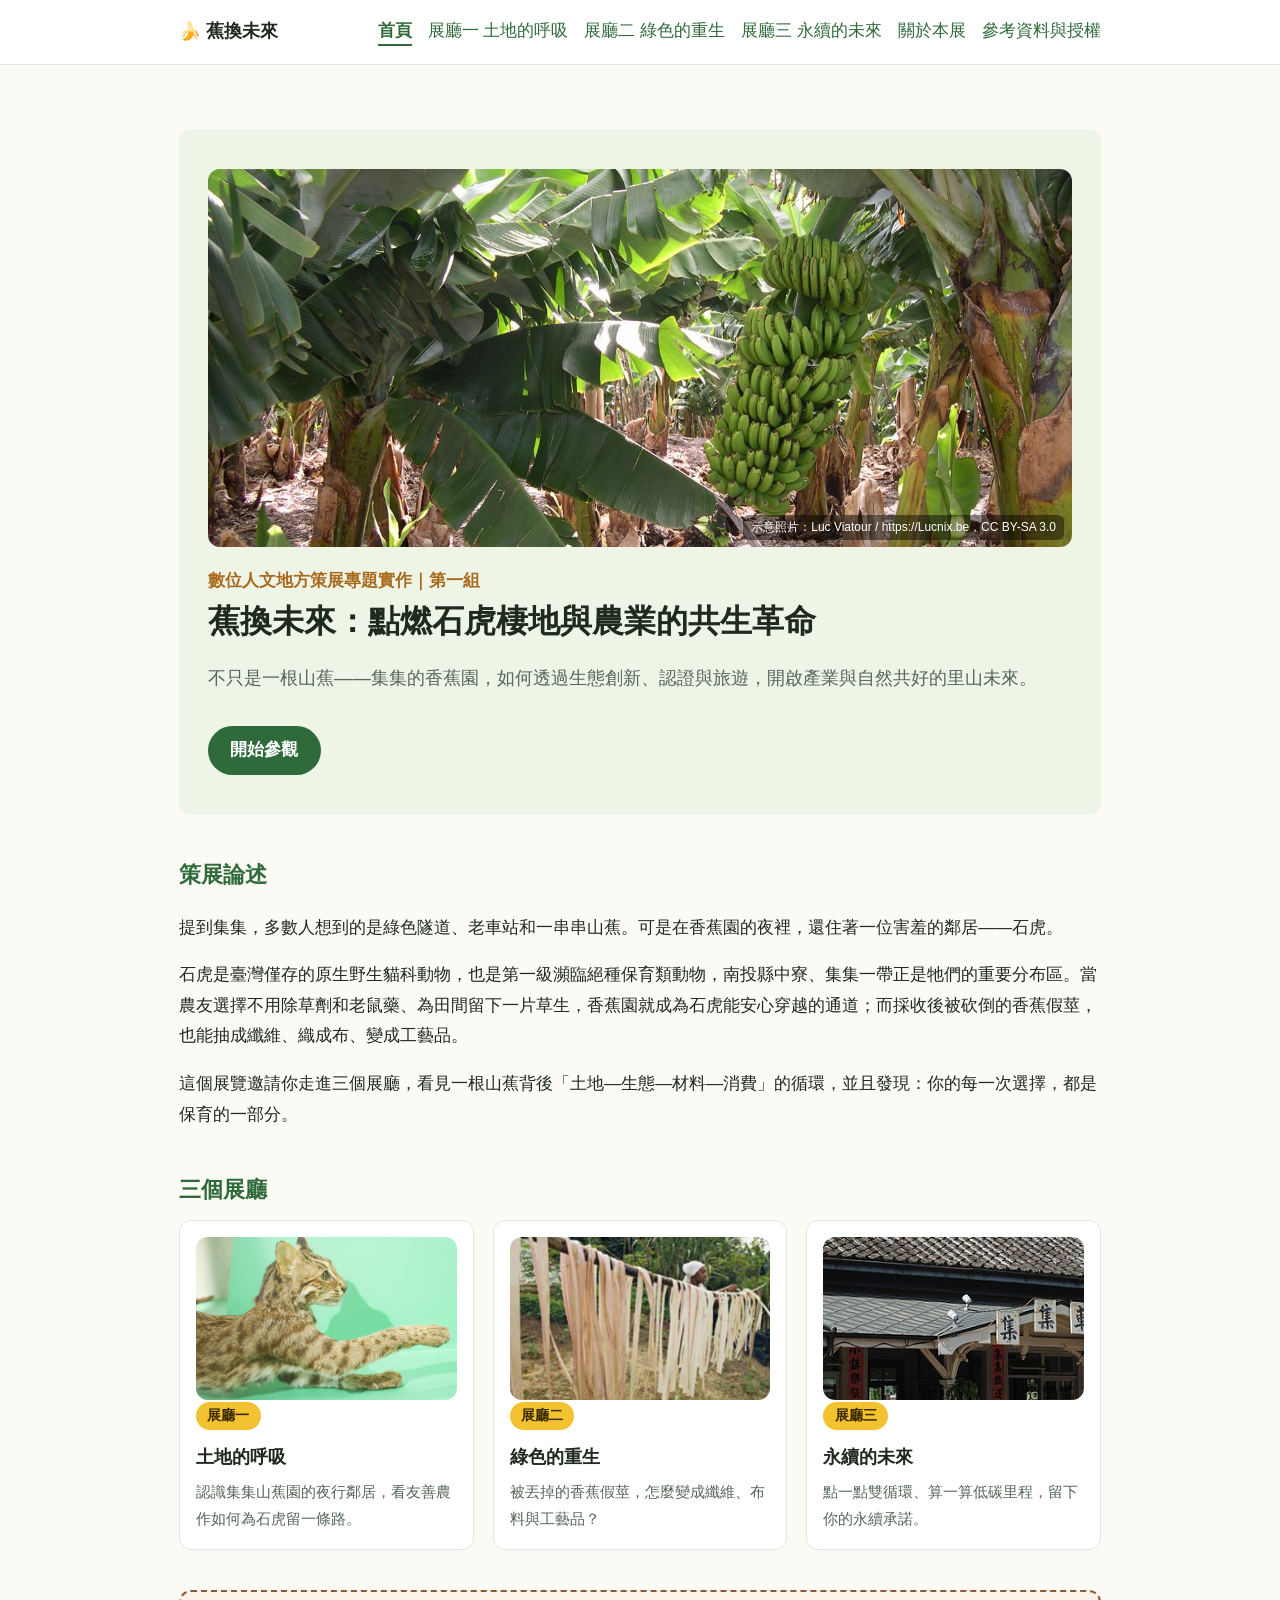
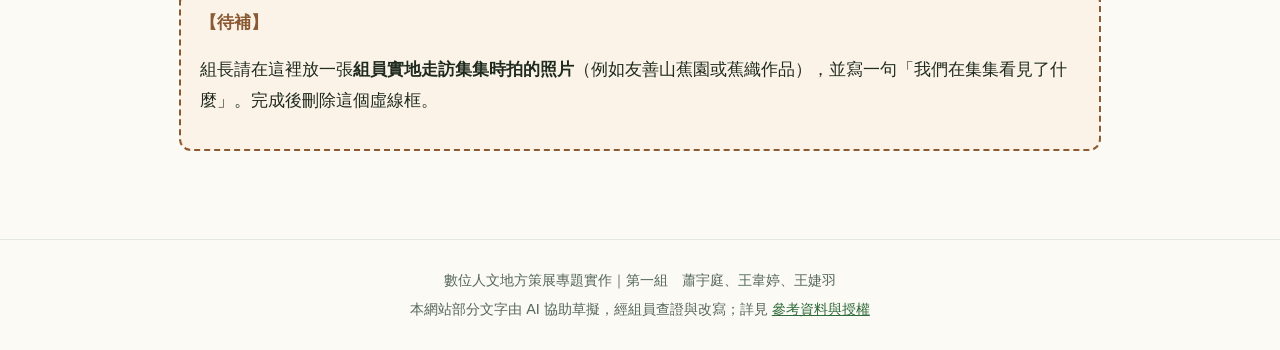
<file: index.html>
<!DOCTYPE html>
<html lang="zh-Hant-TW">
<head>
  <meta charset="UTF-8">
  <meta name="viewport" content="width=device-width, initial-scale=1">
  <title>首頁｜蕉換未來：點燃石虎棲地與農業的共生革命</title>
  <meta name="description" content="第一組線上策展：集集山蕉、石虎棲地與香蕉假莖再生的里山共生故事。">
  <link rel="stylesheet" href="css/style.css">
</head>
<body>
  <header class="site-header">
    <nav class="nav" aria-label="主選單">
      <a class="logo" href="index.html">🍌 蕉換未來</a>
      <ul>
        <li><a href="index.html" aria-current="page">首頁</a></li>
        <li><a href="hall1.html">展廳一 土地的呼吸</a></li>
        <li><a href="hall2.html">展廳二 綠色的重生</a></li>
        <li><a href="hall3.html">展廳三 永續的未來</a></li>
        <li><a href="about.html">關於本展</a></li>
        <li><a href="sources.html">參考資料與授權</a></li>
      </ul>
    </nav>
  </header>

  <main>
    <!-- 負責人：蕭宇庭（組長） -->
    <section class="hero">
      <div class="hero-image">
        <img src="images/banana-plantation.jpg" alt="香蕉園中結實的青色香蕉串與寬大的蕉葉">
        <span class="credit">示意照片：Luc Viatour / https://Lucnix.be，CC BY-SA 3.0</span>
      </div>
      <p class="eyebrow">數位人文地方策展專題實作｜第一組</p>
      <h1>蕉換未來：點燃石虎棲地與農業的共生革命</h1>
      <p class="lead">不只是一根山蕉——集集的香蕉園，如何透過生態創新、認證與旅遊，開啟產業與自然共好的里山未來。</p>
      <a class="button" href="hall1.html">開始參觀</a>
    </section>

    <section>
      <h2>策展論述</h2>
      <p>提到集集，多數人想到的是綠色隧道、老車站和一串串山蕉。可是在香蕉園的夜裡，還住著一位害羞的鄰居——石虎。</p>
      <p>石虎是臺灣僅存的原生野生貓科動物，也是第一級瀕臨絕種保育類動物，南投縣中寮、集集一帶正是牠們的重要分布區。當農友選擇不用除草劑和老鼠藥、為田間留下一片草生，香蕉園就成為石虎能安心穿越的通道；而採收後被砍倒的香蕉假莖，也能抽成纖維、織成布、變成工藝品。</p>
      <p>這個展覽邀請你走進三個展廳，看見一根山蕉背後「土地—生態—材料—消費」的循環，並且發現：你的每一次選擇，都是保育的一部分。</p>
    </section>

    <section>
      <h2>三個展廳</h2>
      <div class="cards">
        <a class="card" href="hall1.html">
          <img src="images/leopard-cat-specimen.jpg" alt="石虎標本側身照，可見身上斑點與粗長尾巴">
          <span class="hall-tag">展廳一</span>
          <h3>土地的呼吸</h3>
          <p>認識集集山蕉園的夜行鄰居，看友善農作如何為石虎留一條路。</p>
        </a>
        <a class="card" href="hall2.html">
          <img src="images/banana-fiber.jpg" alt="一束束米白色香蕉纖維掛在竹竿上晾乾">
          <span class="hall-tag">展廳二</span>
          <h3>綠色的重生</h3>
          <p>被丟掉的香蕉假莖，怎麼變成纖維、布料與工藝品？</p>
        </a>
        <a class="card" href="hall3.html">
          <img src="images/jiji-station-banner.jpg" alt="集集車站檜木站房正面">
          <span class="hall-tag">展廳三</span>
          <h3>永續的未來</h3>
          <p>點一點雙循環、算一算低碳里程，留下你的永續承諾。</p>
        </a>
      </div>
    </section>

    <section class="todo">
      <p>組長請在這裡放一張<strong>組員實地走訪集集時拍的照片</strong>（例如友善山蕉園或蕉織作品），並寫一句「我們在集集看見了什麼」。完成後刪除這個虛線框。</p>
    </section>
  </main>

  <footer class="site-footer">
    <p>數位人文地方策展專題實作｜第一組　蕭宇庭、王韋婷、王婕羽</p>
    <p>本網站部分文字由 AI 協助草擬，經組員查證與改寫；詳見 <a href="sources.html">參考資料與授權</a></p>
  </footer>

</body>
</html>
</file>
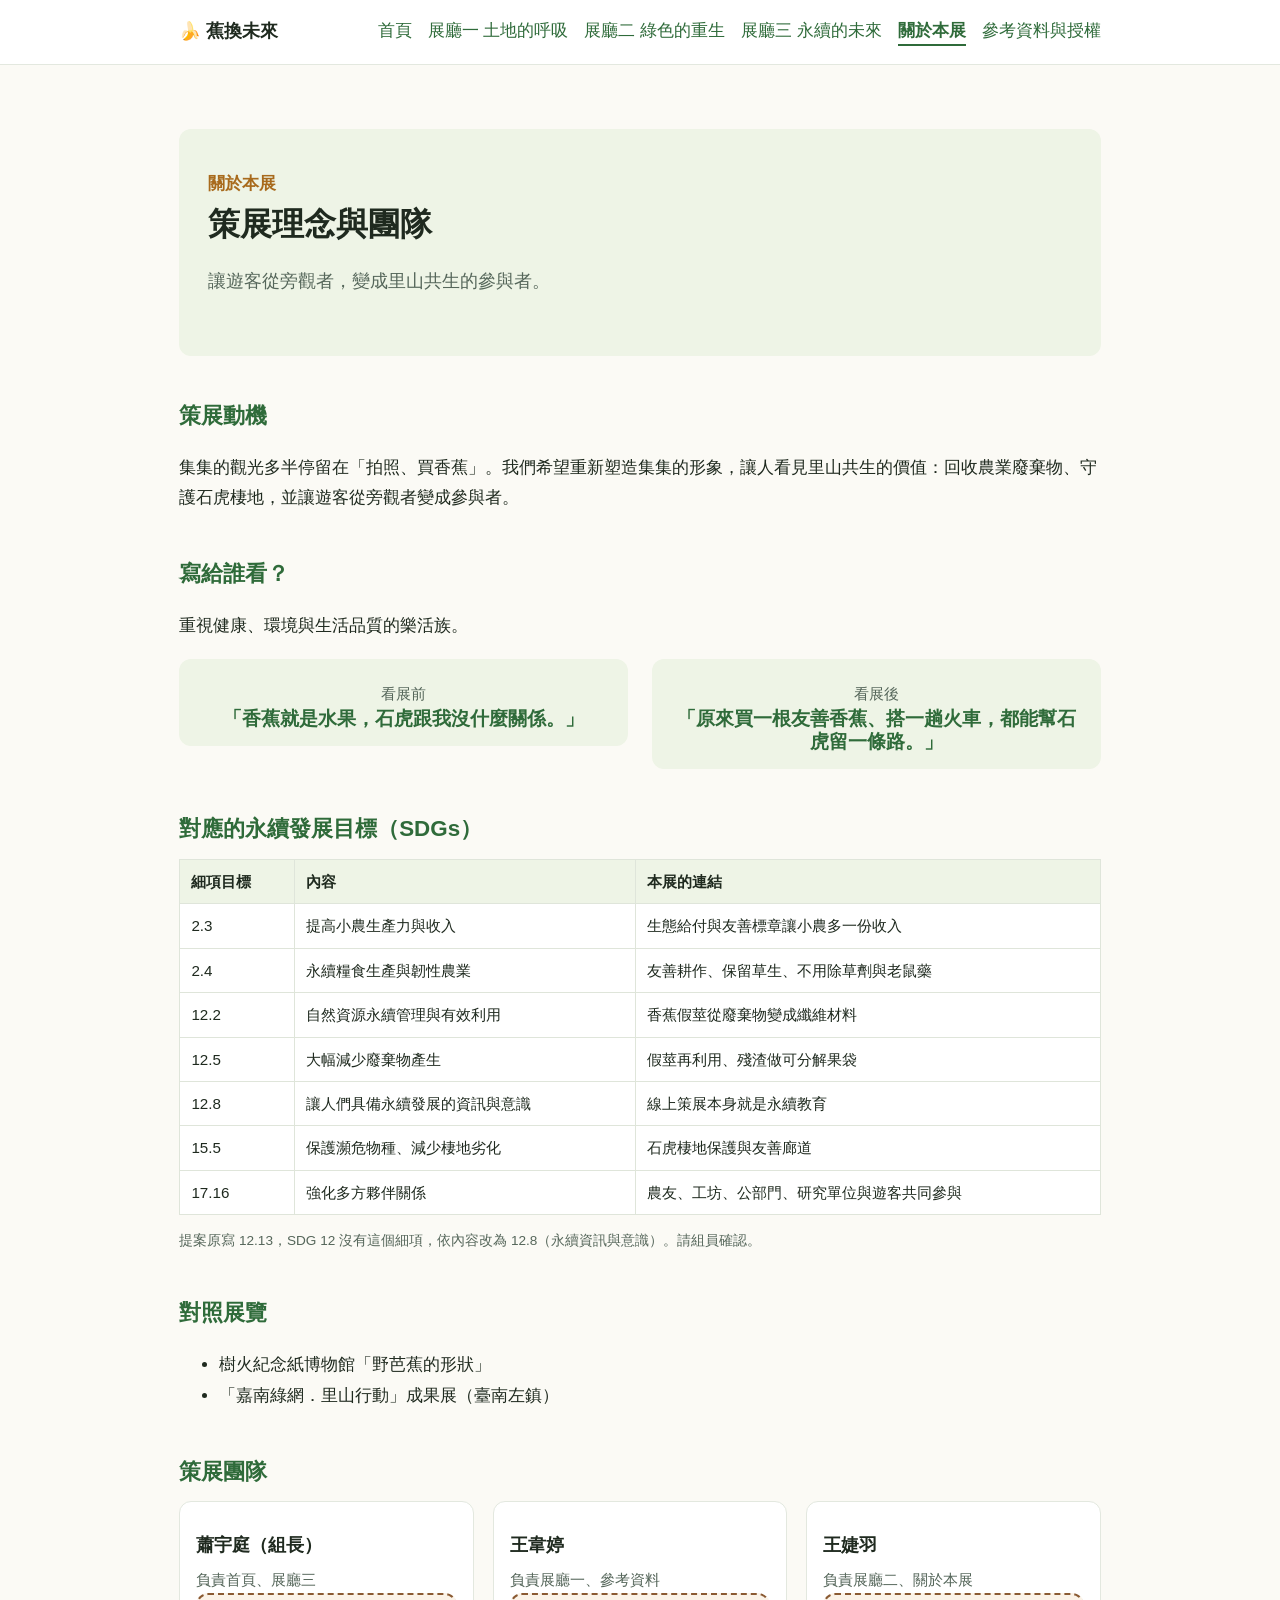
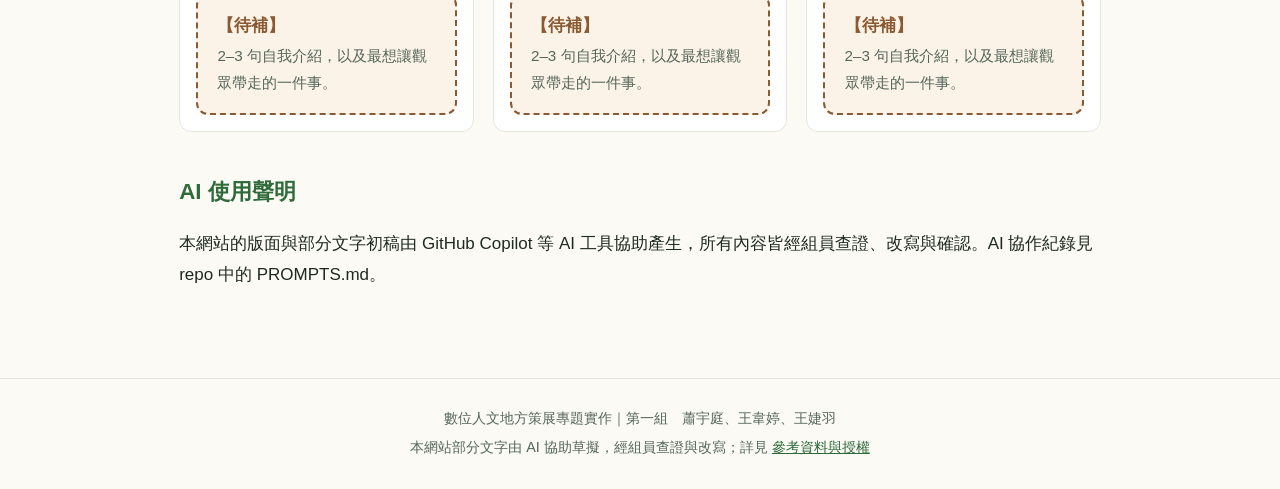
<file: about.html>
<!DOCTYPE html>
<html lang="zh-Hant-TW">
<head>
  <meta charset="UTF-8">
  <meta name="viewport" content="width=device-width, initial-scale=1">
  <title>關於本展｜蕉換未來：點燃石虎棲地與農業的共生革命</title>
  <meta name="description" content="第一組線上策展：集集山蕉、石虎棲地與香蕉假莖再生的里山共生故事。">
  <link rel="stylesheet" href="css/style.css">
</head>
<body>
  <header class="site-header">
    <nav class="nav" aria-label="主選單">
      <a class="logo" href="index.html">🍌 蕉換未來</a>
      <ul>
        <li><a href="index.html">首頁</a></li>
        <li><a href="hall1.html">展廳一 土地的呼吸</a></li>
        <li><a href="hall2.html">展廳二 綠色的重生</a></li>
        <li><a href="hall3.html">展廳三 永續的未來</a></li>
        <li><a href="about.html" aria-current="page">關於本展</a></li>
        <li><a href="sources.html">參考資料與授權</a></li>
      </ul>
    </nav>
  </header>

  <main>
    <!-- 負責人：王婕羽 -->
    <section class="hero">
      <p class="eyebrow">關於本展</p>
      <h1>策展理念與團隊</h1>
      <p class="lead">讓遊客從旁觀者，變成里山共生的參與者。</p>
    </section>

    <section>
      <h2>策展動機</h2>
      <p>集集的觀光多半停留在「拍照、買香蕉」。我們希望重新塑造集集的形象，讓人看見里山共生的價值：回收農業廢棄物、守護石虎棲地，並讓遊客從旁觀者變成參與者。</p>
    </section>

    <section>
      <h2>寫給誰看？</h2>
      <p>重視健康、環境與生活品質的樂活族。</p>
      <div class="split">
        <div class="stat"><p>看展前</p><div class="num" style="font-size:1.2rem">「香蕉就是水果，石虎跟我沒什麼關係。」</div></div>
        <div class="stat"><p>看展後</p><div class="num" style="font-size:1.2rem">「原來買一根友善香蕉、搭一趟火車，都能幫石虎留一條路。」</div></div>
      </div>
    </section>

    <section>
      <h2>對應的永續發展目標（SDGs）</h2>
      <table>
        <thead><tr><th>細項目標</th><th>內容</th><th>本展的連結</th></tr></thead>
        <tbody>
          <tr><td>2.3</td><td>提高小農生產力與收入</td><td>生態給付與友善標章讓小農多一份收入</td></tr>
          <tr><td>2.4</td><td>永續糧食生產與韌性農業</td><td>友善耕作、保留草生、不用除草劑與老鼠藥</td></tr>
          <tr><td>12.2</td><td>自然資源永續管理與有效利用</td><td>香蕉假莖從廢棄物變成纖維材料</td></tr>
          <tr><td>12.5</td><td>大幅減少廢棄物產生</td><td>假莖再利用、殘渣做可分解果袋</td></tr>
          <tr><td>12.8</td><td>讓人們具備永續發展的資訊與意識</td><td>線上策展本身就是永續教育</td></tr>
          <tr><td>15.5</td><td>保護瀕危物種、減少棲地劣化</td><td>石虎棲地保護與友善廊道</td></tr>
          <tr><td>17.16</td><td>強化多方夥伴關係</td><td>農友、工坊、公部門、研究單位與遊客共同參與</td></tr>
        </tbody>
      </table>
      <p class="note">提案原寫 12.13，SDG 12 沒有這個細項，依內容改為 12.8（永續資訊與意識）。請組員確認。</p>
    </section>

    <section>
      <h2>對照展覽</h2>
      <ul>
        <li>樹火紀念紙博物館「野芭蕉的形狀」</li>
        <li>「嘉南綠網．里山行動」成果展（臺南左鎮）</li>
      </ul>
    </section>

    <section>
      <h2>策展團隊</h2>
      <div class="cards">
        <div class="card"><h3>蕭宇庭（組長）</h3><p>負責首頁、展廳三</p><div class="todo"><p>2–3 句自我介紹，以及最想讓觀眾帶走的一件事。</p></div></div>
        <div class="card"><h3>王韋婷</h3><p>負責展廳一、參考資料</p><div class="todo"><p>2–3 句自我介紹，以及最想讓觀眾帶走的一件事。</p></div></div>
        <div class="card"><h3>王婕羽</h3><p>負責展廳二、關於本展</p><div class="todo"><p>2–3 句自我介紹，以及最想讓觀眾帶走的一件事。</p></div></div>
      </div>
    </section>

    <section>
      <h2>AI 使用聲明</h2>
      <p>本網站的版面與部分文字初稿由 GitHub Copilot 等 AI 工具協助產生，所有內容皆經組員查證、改寫與確認。AI 協作紀錄見 repo 中的 PROMPTS.md。</p>
    </section>
  </main>

  <footer class="site-footer">
    <p>數位人文地方策展專題實作｜第一組　蕭宇庭、王韋婷、王婕羽</p>
    <p>本網站部分文字由 AI 協助草擬，經組員查證與改寫；詳見 <a href="sources.html">參考資料與授權</a></p>
  </footer>

</body>
</html>
</file>
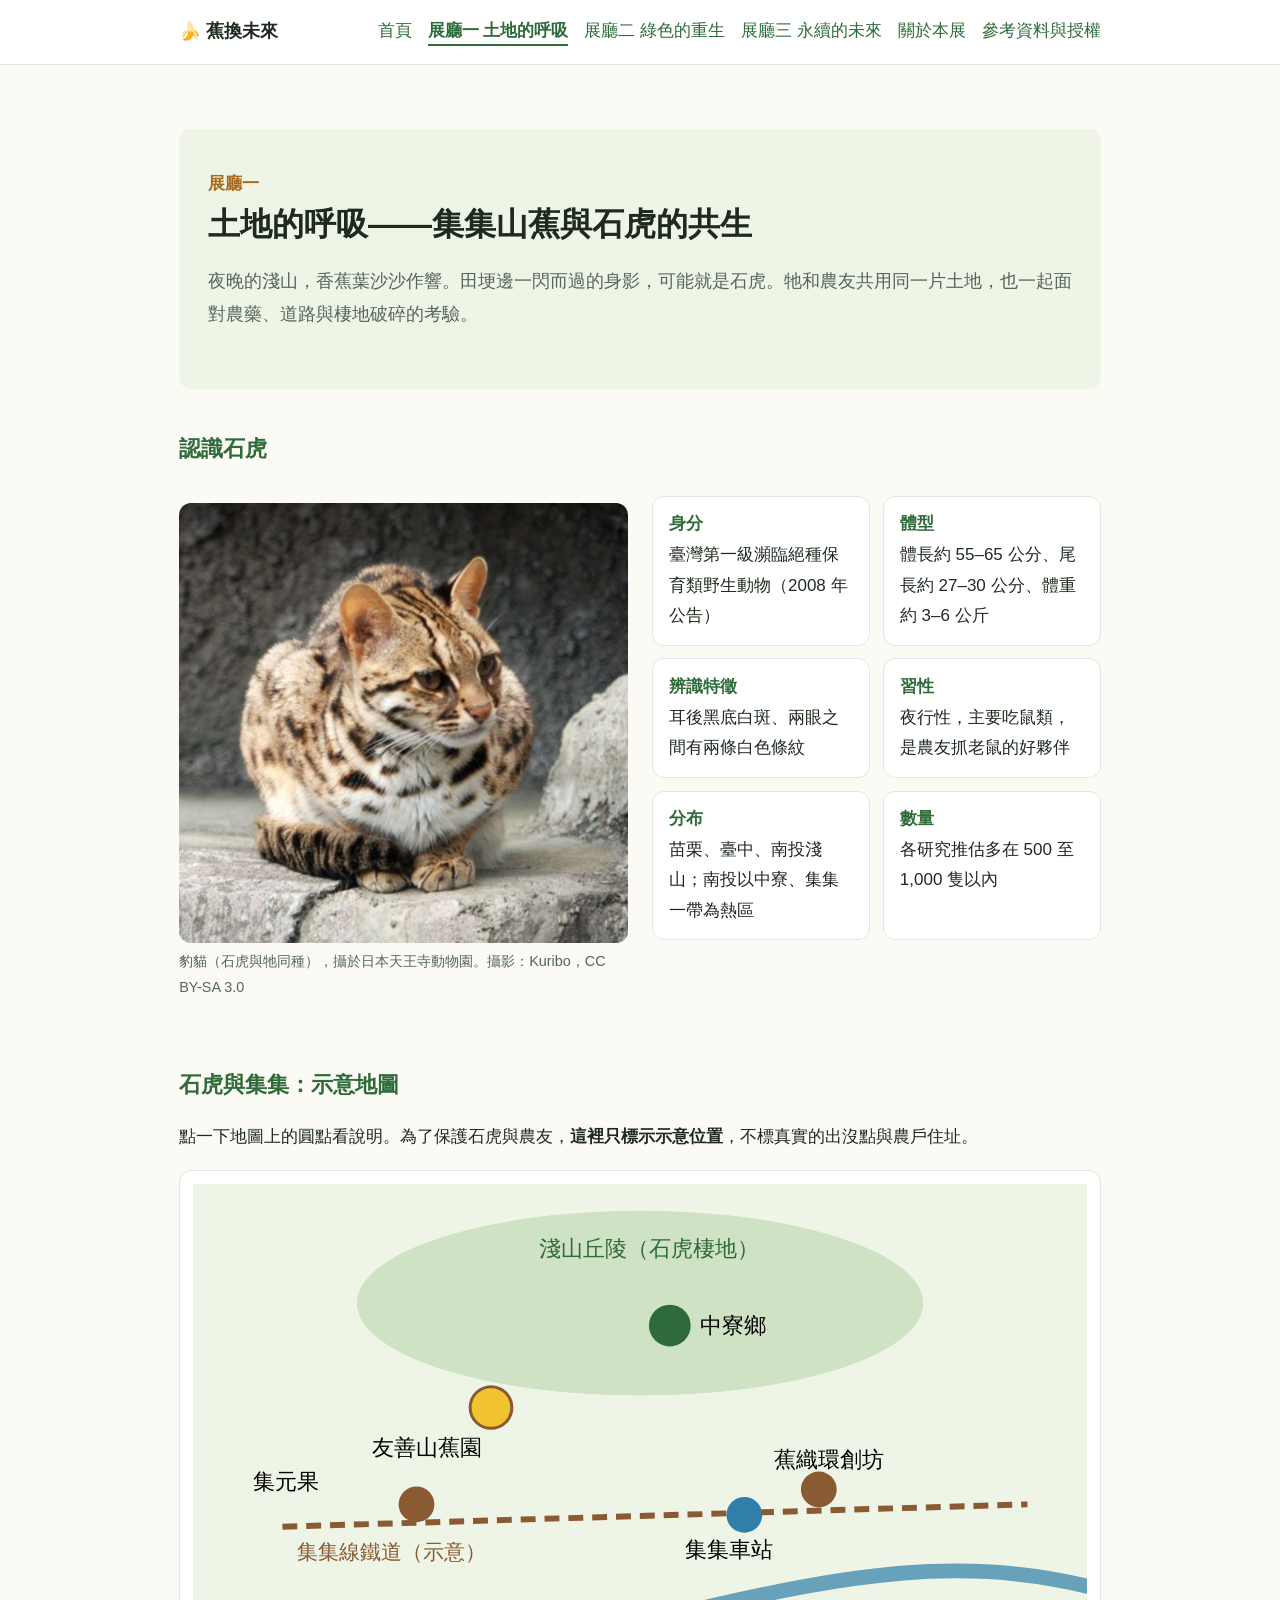
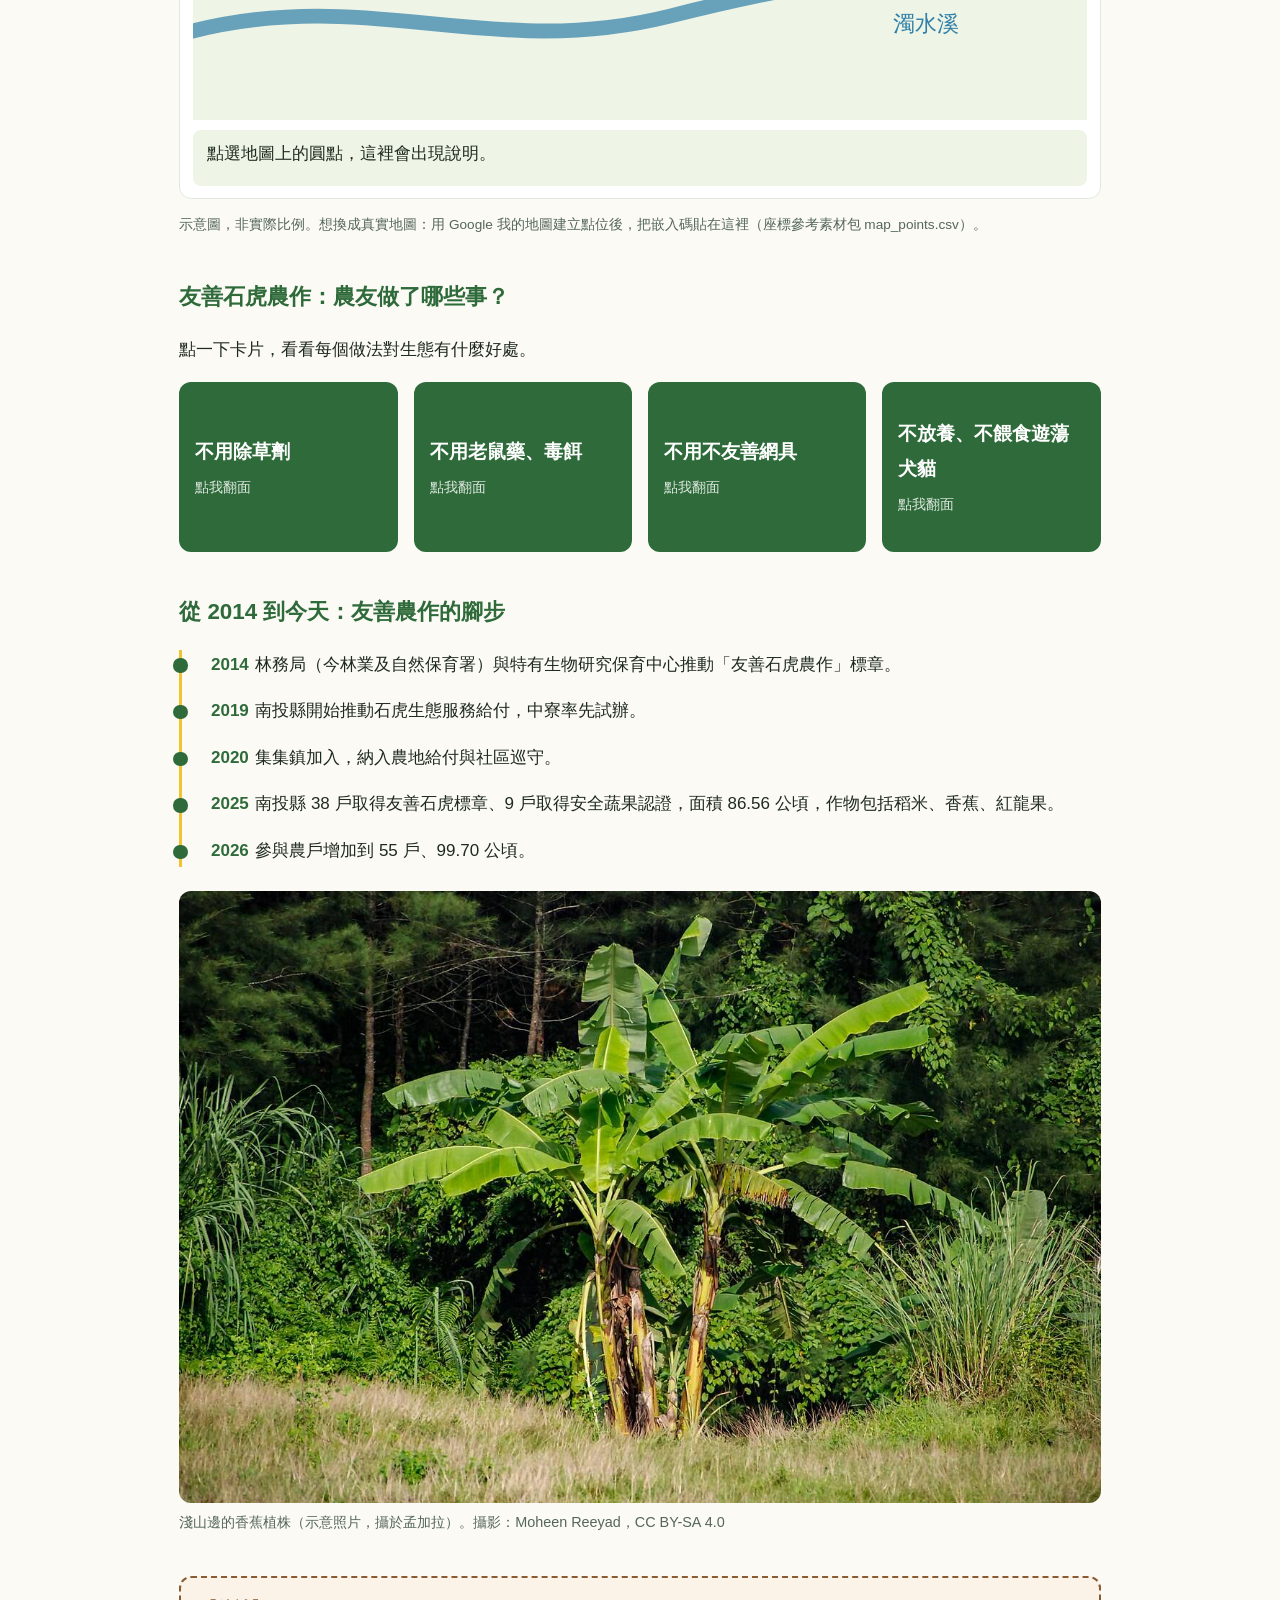
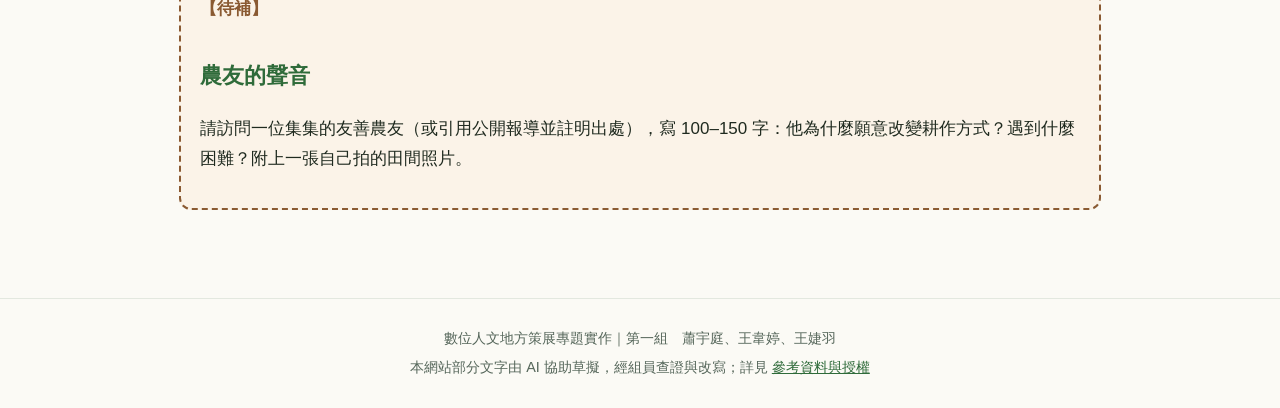
<file: hall1.html>
<!DOCTYPE html>
<html lang="zh-Hant-TW">
<head>
  <meta charset="UTF-8">
  <meta name="viewport" content="width=device-width, initial-scale=1">
  <title>展廳一 土地的呼吸｜蕉換未來：點燃石虎棲地與農業的共生革命</title>
  <meta name="description" content="第一組線上策展：集集山蕉、石虎棲地與香蕉假莖再生的里山共生故事。">
  <link rel="stylesheet" href="css/style.css">
</head>
<body>
  <header class="site-header">
    <nav class="nav" aria-label="主選單">
      <a class="logo" href="index.html">🍌 蕉換未來</a>
      <ul>
        <li><a href="index.html">首頁</a></li>
        <li><a href="hall1.html" aria-current="page">展廳一 土地的呼吸</a></li>
        <li><a href="hall2.html">展廳二 綠色的重生</a></li>
        <li><a href="hall3.html">展廳三 永續的未來</a></li>
        <li><a href="about.html">關於本展</a></li>
        <li><a href="sources.html">參考資料與授權</a></li>
      </ul>
    </nav>
  </header>

  <main>
    <!-- 負責人：王韋婷 -->
    <section class="hero">
      <p class="eyebrow">展廳一</p>
      <h1>土地的呼吸——集集山蕉與石虎的共生</h1>
      <p class="lead">夜晚的淺山，香蕉葉沙沙作響。田埂邊一閃而過的身影，可能就是石虎。牠和農友共用同一片土地，也一起面對農藥、道路與棲地破碎的考驗。</p>
    </section>

    <section>
      <h2>認識石虎</h2>
      <div class="split">
        <div>
      <figure>
        <img src="images/leopard-cat-zoo.jpg" alt="趴在岩石上的豹貓正面，可見額頭白色條紋與身上斑點" loading="lazy">
        <figcaption>豹貓（石虎與牠同種），攝於日本天王寺動物園。攝影：Kuribo，CC BY-SA 3.0</figcaption>
      </figure>
        </div>
        <ul class="facts">
          <li><strong>身分</strong>臺灣第一級瀕臨絕種保育類野生動物（2008 年公告）</li>
          <li><strong>體型</strong>體長約 55–65 公分、尾長約 27–30 公分、體重約 3–6 公斤</li>
          <li><strong>辨識特徵</strong>耳後黑底白斑、兩眼之間有兩條白色條紋</li>
          <li><strong>習性</strong>夜行性，主要吃鼠類，是農友抓老鼠的好夥伴</li>
          <li><strong>分布</strong>苗栗、臺中、南投淺山；南投以中寮、集集一帶為熱區</li>
          <li><strong>數量</strong>各研究推估多在 500 至 1,000 隻以內</li>
        </ul>
      </div>
    </section>

    <section>
      <h2>石虎與集集：示意地圖</h2>
      <p>點一下地圖上的圓點看說明。為了保護石虎與農友，<strong>這裡只標示示意位置</strong>，不標真實的出沒點與農戶住址。</p>
      <div class="map-wrap">
        <svg viewBox="0 0 600 360" role="group" aria-label="集集周邊示意地圖">
          <rect width="600" height="360" fill="#eef4e6"/>
          <path d="M0 300 C120 270 200 320 320 290 S520 250 600 270" fill="none" stroke="#2f7fa8" stroke-width="10" stroke-linecap="round" opacity="0.7"/>
          <text x="470" y="300" font-size="15" fill="#2f7fa8">濁水溪</text>
          <ellipse cx="300" cy="80" rx="190" ry="62" fill="#cfe2c4"/>
          <text x="232" y="48" font-size="15" fill="#2f6b3a">淺山丘陵（石虎棲地）</text>
          <path d="M60 230 L560 215" stroke="#8a5a32" stroke-width="4" stroke-dasharray="10 6"/>
          <text x="70" y="252" font-size="14" fill="#8a5a32">集集線鐵道（示意）</text>
          <g class="map-point" tabindex="0" role="button" aria-label="中寮鄉" data-name="中寮鄉（石虎熱區）" data-desc="南投縣石虎分布熱區之一，與集集相鄰。2019 年率先試辦石虎生態服務給付。">
            <circle cx="320" cy="95" r="14" fill="#2f6b3a"/><text x="340" y="100" font-size="15">中寮鄉</text></g>
          <g class="map-point" tabindex="0" role="button" aria-label="友善山蕉園" data-name="集集淺山友善山蕉園（示意）" data-desc="不用除草劑、老鼠藥，保留草生。2020 年集集鎮加入生態給付。">
            <circle cx="200" cy="150" r="14" fill="#f2c230" stroke="#8a5a32" stroke-width="2"/><text x="120" y="182" font-size="15">友善山蕉園</text></g>
          <g class="map-point" tabindex="0" role="button" aria-label="集元果觀光工廠" data-name="集元果觀光工廠" data-desc="集集鎮富山里大坪巷1號。約 110 種香蕉品種展示、傳統假莖抽絲體驗（展廳二）。">
            <circle cx="150" cy="215" r="12" fill="#8a5a32"/><text x="40" y="205" font-size="15">集元果</text></g>
          <g class="map-point" tabindex="0" role="button" aria-label="蕉織環創坊" data-name="蕉織環創坊" data-desc="集集鎮民生東路70號，原集集山蕉歷史文化館。香蕉絲杯墊、蕉絲燈（展廳二）。">
            <circle cx="420" cy="205" r="12" fill="#8a5a32"/><text x="390" y="190" font-size="15">蕉織環創坊</text></g>
          <g class="map-point" tabindex="0" role="button" aria-label="集集車站" data-name="集集車站" data-desc="低碳旅行的起點：搭集集線火車來看展（展廳三）。">
            <circle cx="370" cy="222" r="12" fill="#2f7fa8"/><text x="330" y="250" font-size="15">集集車站</text></g>
        </svg>
        <div class="map-info" id="map-info" aria-live="polite">點選地圖上的圓點，這裡會出現說明。</div>
      </div>
      <p class="note">示意圖，非實際比例。想換成真實地圖：用 Google 我的地圖建立點位後，把嵌入碼貼在這裡（座標參考素材包 map_points.csv）。</p>
    </section>

    <section>
      <h2>友善石虎農作：農友做了哪些事？</h2>
      <p>點一下卡片，看看每個做法對生態有什麼好處。</p>
      <div class="flip-grid">
        <button class="flip" type="button" aria-pressed="false"><span class="flip-inner"><span class="flip-front">不用除草劑<small>點我翻面</small></span><span class="flip-back">田間保留草生，昆蟲、小動物回來了，土壤也比較不會流失。</span></span></button>
        <button class="flip" type="button" aria-pressed="false"><span class="flip-inner"><span class="flip-front">不用老鼠藥、毒餌<small>點我翻面</small></span><span class="flip-back">石虎吃老鼠，老鼠藥會讓石虎二次中毒；不用藥，石虎就是最好的抓鼠幫手。</span></span></button>
        <button class="flip" type="button" aria-pressed="false"><span class="flip-inner"><span class="flip-front">不用不友善網具<small>點我翻面</small></span><span class="flip-back">避免石虎與其他野生動物被網子纏住受傷。</span></span></button>
        <button class="flip" type="button" aria-pressed="false"><span class="flip-inner"><span class="flip-front">不放養、不餵食遊蕩犬貓<small>點我翻面</small></span><span class="flip-back">減少犬貓攻擊石虎、傳染疾病給石虎。</span></span></button>
      </div>
    </section>

    <section>
      <h2>從 2014 到今天：友善農作的腳步</h2>
      <ol class="timeline">
        <li><span class="year">2014</span>林務局（今林業及自然保育署）與特有生物研究保育中心推動「友善石虎農作」標章。</li>
        <li><span class="year">2019</span>南投縣開始推動石虎生態服務給付，中寮率先試辦。</li>
        <li><span class="year">2020</span>集集鎮加入，納入農地給付與社區巡守。</li>
        <li><span class="year">2025</span>南投縣 38 戶取得友善石虎標章、9 戶取得安全蔬果認證，面積 86.56 公頃，作物包括稻米、香蕉、紅龍果。</li>
        <li><span class="year">2026</span>參與農戶增加到 55 戶、99.70 公頃。</li>
      </ol>
      <figure>
        <img src="images/banana-plants.jpg" alt="森林邊緣草地上的一叢香蕉植株" loading="lazy">
        <figcaption>淺山邊的香蕉植株（示意照片，攝於孟加拉）。攝影：Moheen Reeyad，CC BY-SA 4.0</figcaption>
      </figure>
    </section>

    <section class="todo">
      <h2>農友的聲音</h2>
      <p>請訪問一位集集的友善農友（或引用公開報導並註明出處），寫 100–150 字：他為什麼願意改變耕作方式？遇到什麼困難？附上一張自己拍的田間照片。</p>
    </section>
  </main>

  <footer class="site-footer">
    <p>數位人文地方策展專題實作｜第一組　蕭宇庭、王韋婷、王婕羽</p>
    <p>本網站部分文字由 AI 協助草擬，經組員查證與改寫；詳見 <a href="sources.html">參考資料與授權</a></p>
  </footer>
  <script src="js/main.js"></script>
</body>
</html>
</file>
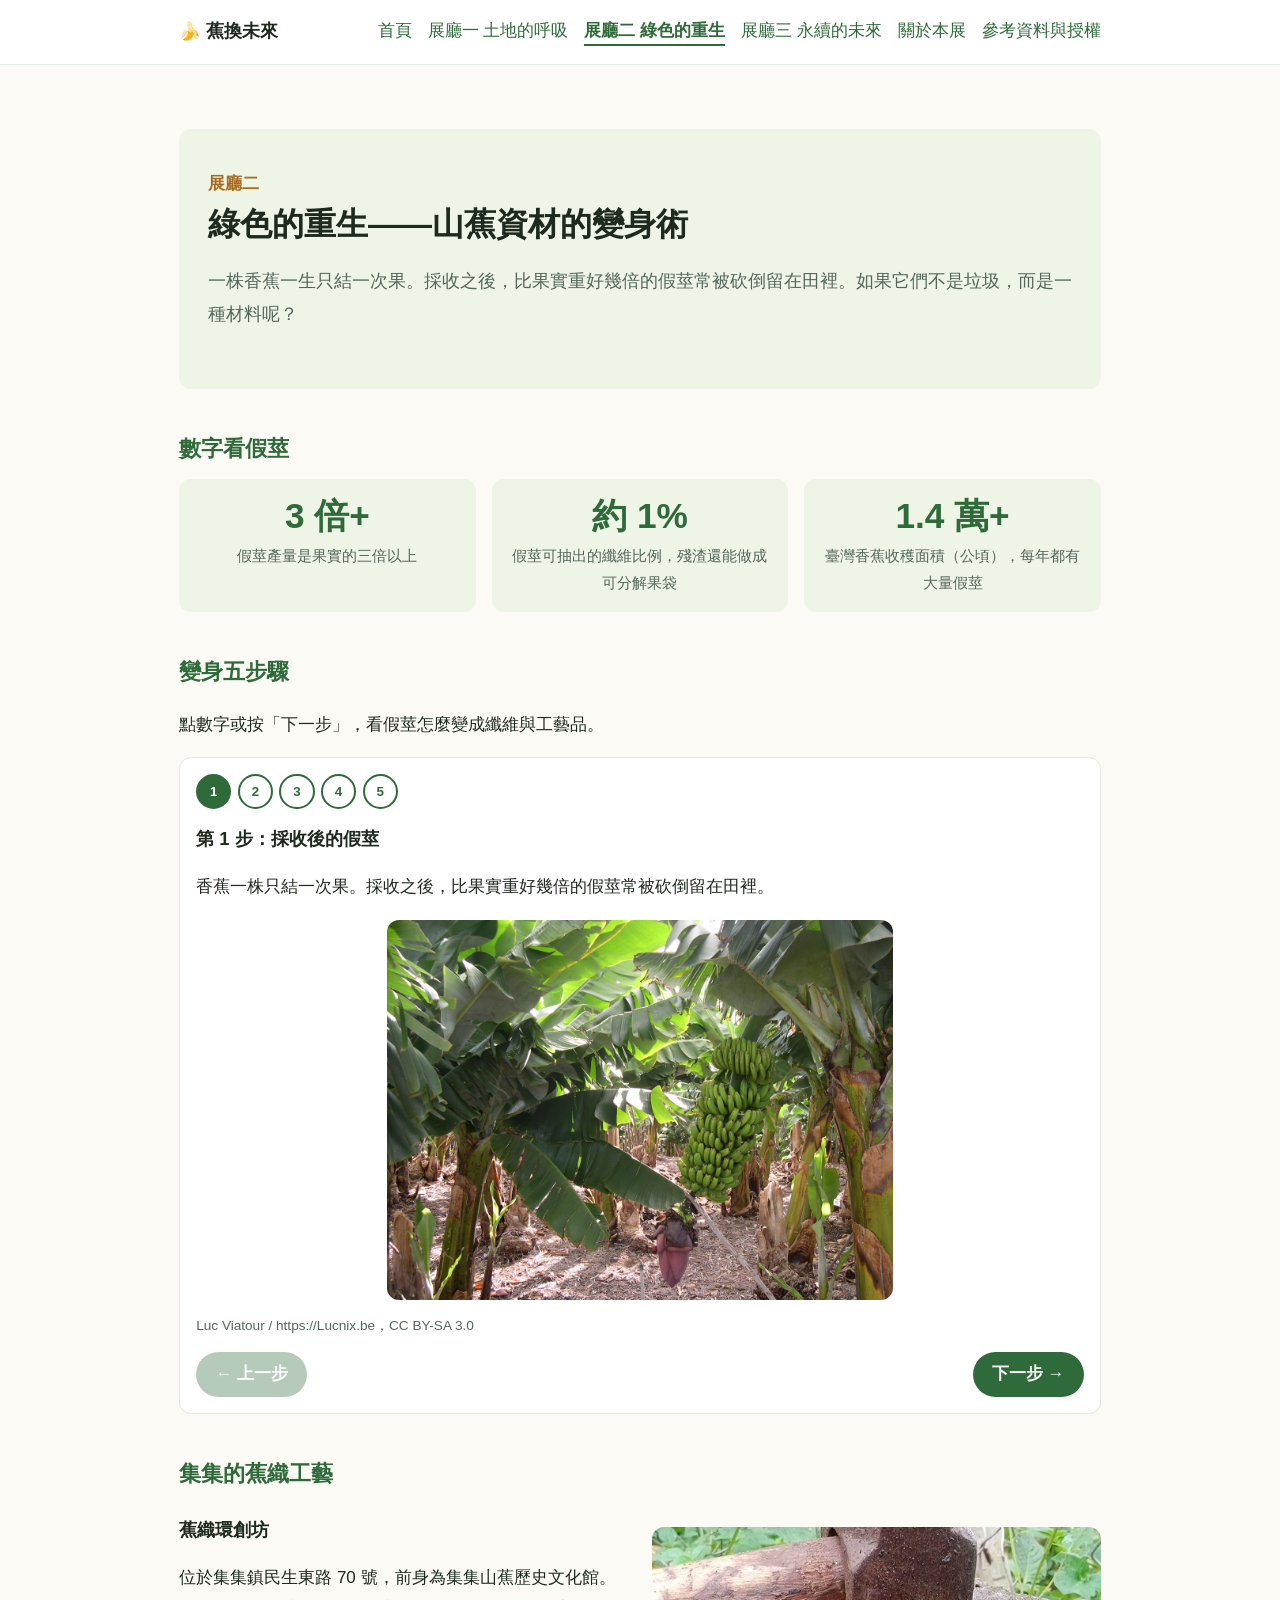
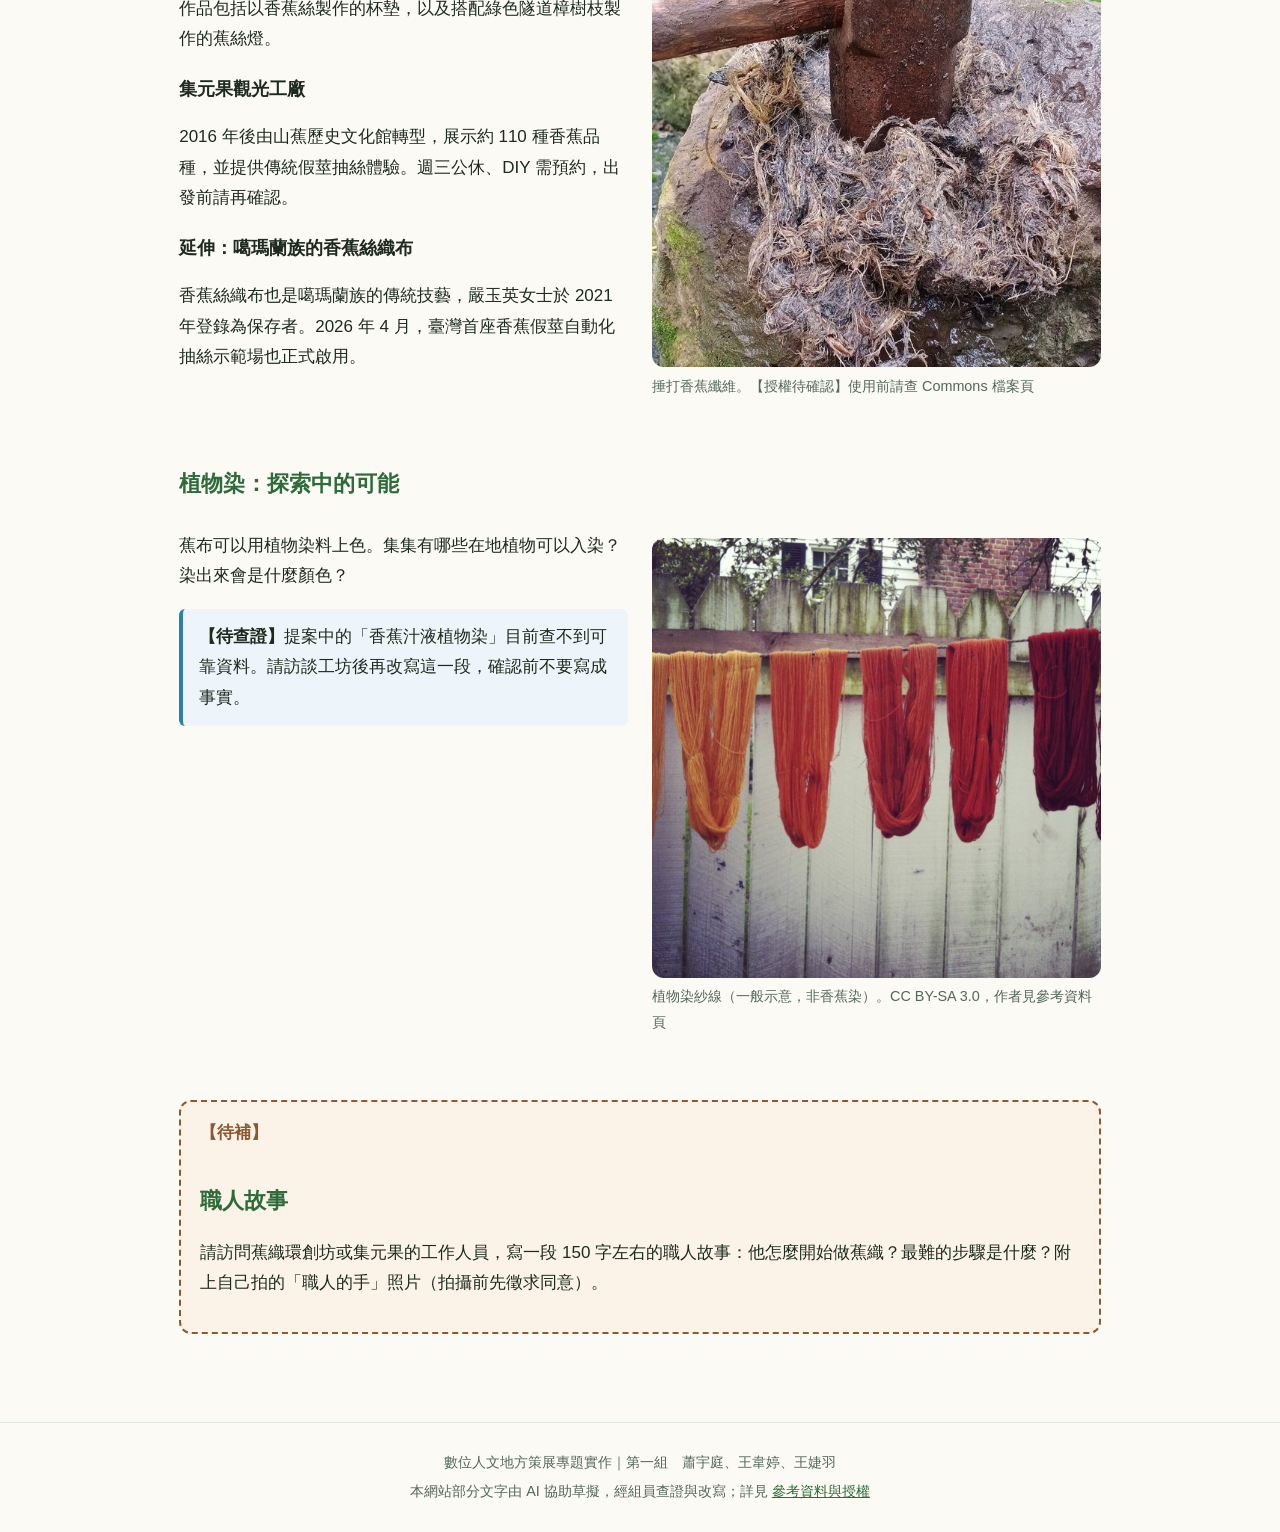
<file: hall2.html>
<!DOCTYPE html>
<html lang="zh-Hant-TW">
<head>
  <meta charset="UTF-8">
  <meta name="viewport" content="width=device-width, initial-scale=1">
  <title>展廳二 綠色的重生｜蕉換未來：點燃石虎棲地與農業的共生革命</title>
  <meta name="description" content="第一組線上策展：集集山蕉、石虎棲地與香蕉假莖再生的里山共生故事。">
  <link rel="stylesheet" href="css/style.css">
</head>
<body>
  <header class="site-header">
    <nav class="nav" aria-label="主選單">
      <a class="logo" href="index.html">🍌 蕉換未來</a>
      <ul>
        <li><a href="index.html">首頁</a></li>
        <li><a href="hall1.html">展廳一 土地的呼吸</a></li>
        <li><a href="hall2.html" aria-current="page">展廳二 綠色的重生</a></li>
        <li><a href="hall3.html">展廳三 永續的未來</a></li>
        <li><a href="about.html">關於本展</a></li>
        <li><a href="sources.html">參考資料與授權</a></li>
      </ul>
    </nav>
  </header>

  <main>
    <!-- 負責人：王婕羽 -->
    <section class="hero">
      <p class="eyebrow">展廳二</p>
      <h1>綠色的重生——山蕉資材的變身術</h1>
      <p class="lead">一株香蕉一生只結一次果。採收之後，比果實重好幾倍的假莖常被砍倒留在田裡。如果它們不是垃圾，而是一種材料呢？</p>
    </section>

    <section>
      <h2>數字看假莖</h2>
      <div class="stats">
        <div class="stat"><div class="num">3 倍+</div><p>假莖產量是果實的三倍以上</p></div>
        <div class="stat"><div class="num">約 1%</div><p>假莖可抽出的纖維比例，殘渣還能做成可分解果袋</p></div>
        <div class="stat"><div class="num">1.4 萬+</div><p>臺灣香蕉收穫面積（公頃），每年都有大量假莖</p></div>
      </div>
    </section>

    <section>
      <h2>變身五步驟</h2>
      <p>點數字或按「下一步」，看假莖怎麼變成纖維與工藝品。</p>
      <div class="stepper">
        <div class="stepper-dots" role="group" aria-label="步驟"></div>
        <div class="step-panel" id="step-1">
          <h3>第 1 步：採收後的假莖</h3>
          <p>香蕉一株只結一次果。採收之後，比果實重好幾倍的假莖常被砍倒留在田裡。</p>
          <img src="images/banana-plantation.jpg" alt="香蕉園中的青色香蕉串與假莖" loading="lazy">
          <p class="note">Luc Viatour / https://Lucnix.be，CC BY-SA 3.0</p>
        </div>
        <div class="step-panel" id="step-2">
          <h3>第 2 步：剝片與抽絲</h3>
          <p>把假莖一層層剝開，刮除果肉組織，取出裡面的纖維。</p>
          <img src="images/banana-fiber-peeling.jpg" alt="婦女在戶外將香蕉假莖剝成片狀纖維" loading="lazy">
          <p class="note">【授權待確認】使用前請查 Commons 檔案頁</p>
        </div>
        <div class="step-panel" id="step-3">
          <h3>第 3 步：顯微鏡下的纖維</h3>
          <p>切開香蕉莖放到顯微鏡下，可以看到一束束「維管束」，那就是纖維的來源。它們輸送水分和養分，也撐起高大的香蕉株。</p>
          <img src="images/banana-vascular-bundles.jpg" alt="顯微鏡下的香蕉莖橫切面，可見一束束維管束" loading="lazy">
          <p class="note">Misiek1962，CC BY 4.0</p>
        </div>
        <div class="step-panel" id="step-4">
          <h3>第 4 步：晾乾與整理</h3>
          <p>纖維洗淨、曬乾，再捶打或梳理，變成可以捻成線的材料。</p>
          <img src="images/banana-fiber.jpg" alt="一束束米白色香蕉纖維掛在竹竿上晾乾" loading="lazy">
          <p class="note">【授權待確認】使用前請查 Commons 檔案頁</p>
        </div>
        <div class="step-panel" id="step-5">
          <h3>第 5 步：織布與工藝</h3>
          <p>捻成線後織成蕉布，或做成杯墊、燈具等工藝品。集集的蕉織環創坊就有香蕉絲杯墊和蕉絲燈。</p>
          <div class="todo"><p>請放上組員在蕉織環創坊或集元果拍攝的作品照片。</p></div>
        </div>
        <div class="stepper-nav">
          <button type="button" data-step="prev">← 上一步</button>
          <button type="button" data-step="next">下一步 →</button>
        </div>
      </div>
    </section>

    <section>
      <h2>集集的蕉織工藝</h2>
      <div class="split">
        <div>
          <h3>蕉織環創坊</h3>
          <p>位於集集鎮民生東路 70 號，前身為集集山蕉歷史文化館。作品包括以香蕉絲製作的杯墊，以及搭配綠色隧道樟樹枝製作的蕉絲燈。</p>
          <h3>集元果觀光工廠</h3>
          <p>2016 年後由山蕉歷史文化館轉型，展示約 110 種香蕉品種，並提供傳統假莖抽絲體驗。週三公休、DIY 需預約，出發前請再確認。</p>
          <h3>延伸：噶瑪蘭族的香蕉絲織布</h3>
          <p>香蕉絲織布也是噶瑪蘭族的傳統技藝，嚴玉英女士於 2021 年登錄為保存者。2026 年 4 月，臺灣首座香蕉假莖自動化抽絲示範場也正式啟用。</p>
        </div>
      <figure>
        <img src="images/banana-fiber-hammering.jpg" alt="以鐵鎚在石頭上捶打香蕉纖維" loading="lazy">
        <figcaption>捶打香蕉纖維。【授權待確認】使用前請查 Commons 檔案頁</figcaption>
      </figure>
      </div>
    </section>

    <section>
      <h2>植物染：探索中的可能</h2>
      <div class="split">
        <div>
          <p>蕉布可以用植物染料上色。集集有哪些在地植物可以入染？染出來會是什麼顏色？</p>
          <div class="verify"><strong>【待查證】</strong>提案中的「香蕉汁液植物染」目前查不到可靠資料。請訪談工坊後再改寫這一段，確認前不要寫成事實。</div>
        </div>
      <figure>
        <img src="images/natural-dye-skeins.jpg" alt="晾在木圍籬上的橘、紅、酒紅色植物染紗線" loading="lazy">
        <figcaption>植物染紗線（一般示意，非香蕉染）。CC BY-SA 3.0，作者見參考資料頁</figcaption>
      </figure>
      </div>
    </section>

    <section class="todo">
      <h2>職人故事</h2>
      <p>請訪問蕉織環創坊或集元果的工作人員，寫一段 150 字左右的職人故事：他怎麼開始做蕉織？最難的步驟是什麼？附上自己拍的「職人的手」照片（拍攝前先徵求同意）。</p>
    </section>
  </main>

  <footer class="site-footer">
    <p>數位人文地方策展專題實作｜第一組　蕭宇庭、王韋婷、王婕羽</p>
    <p>本網站部分文字由 AI 協助草擬，經組員查證與改寫；詳見 <a href="sources.html">參考資料與授權</a></p>
  </footer>
  <script src="js/main.js"></script>
</body>
</html>
</file>
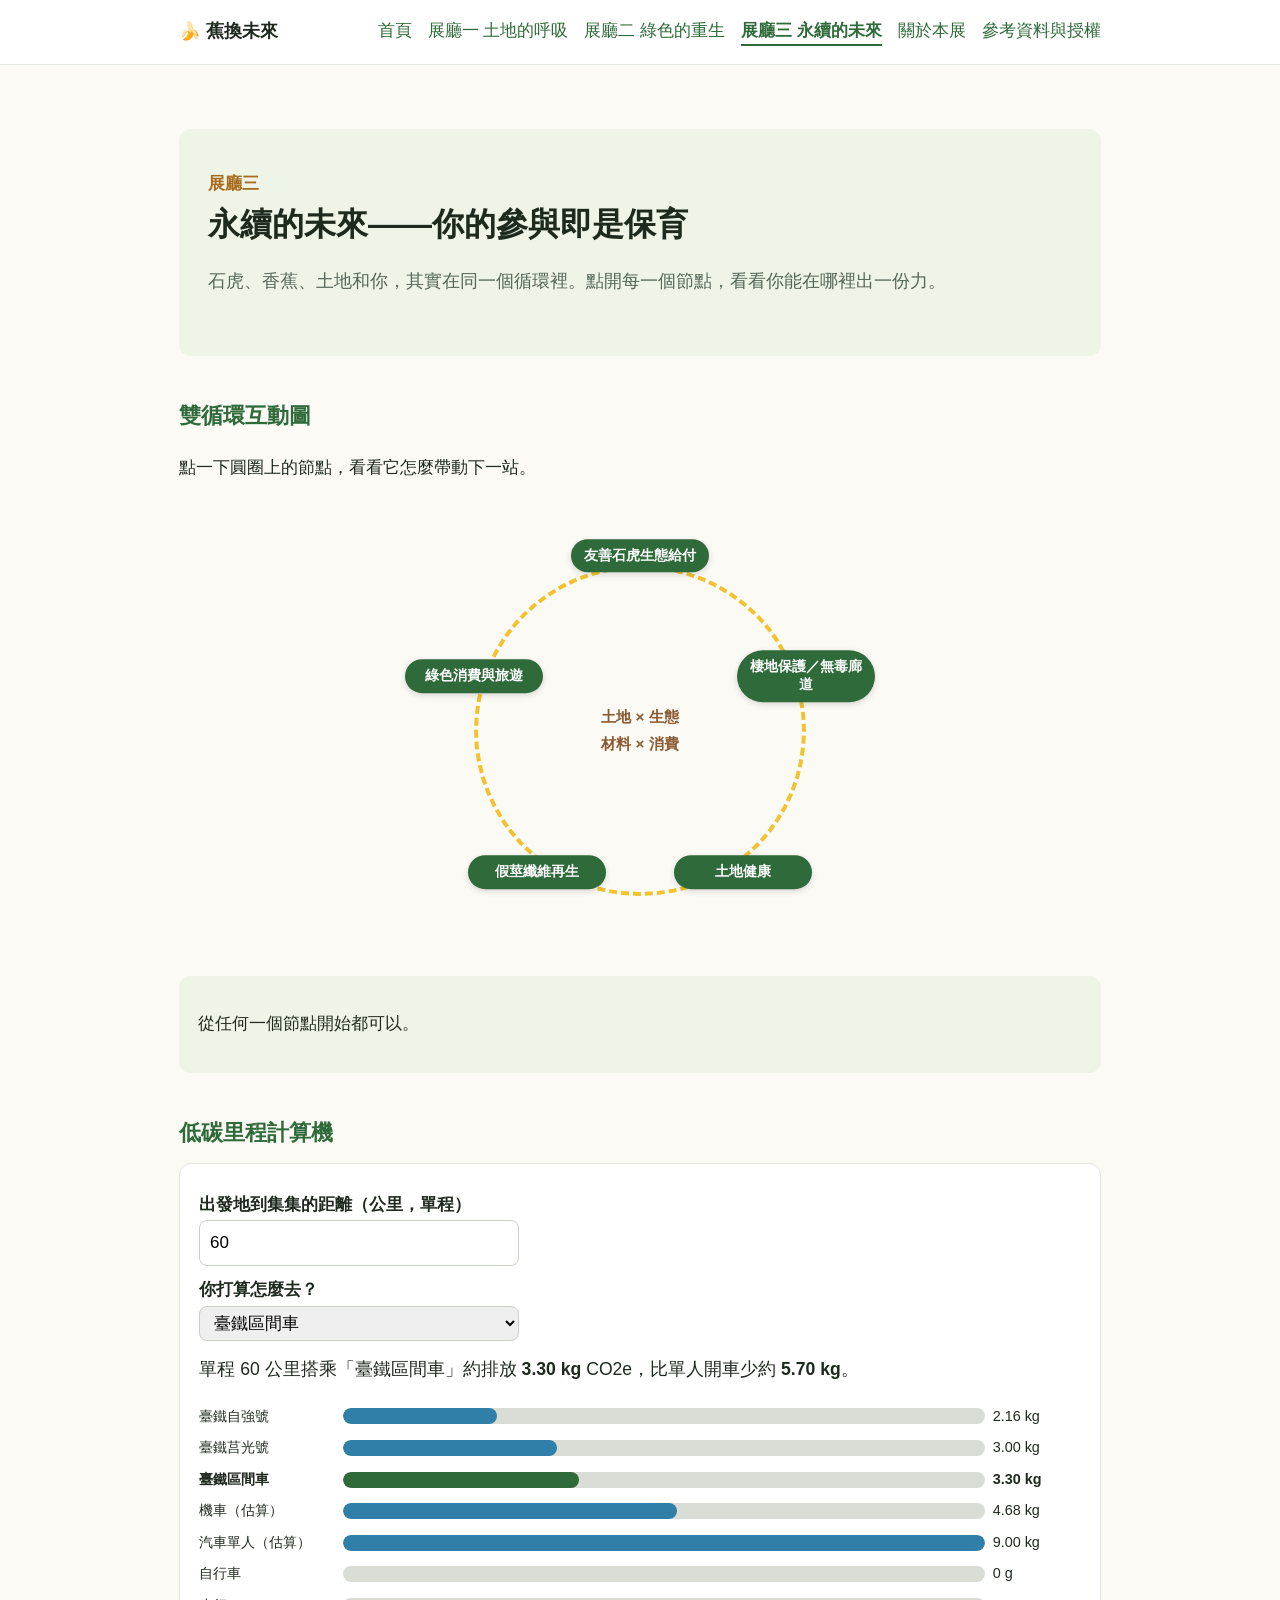
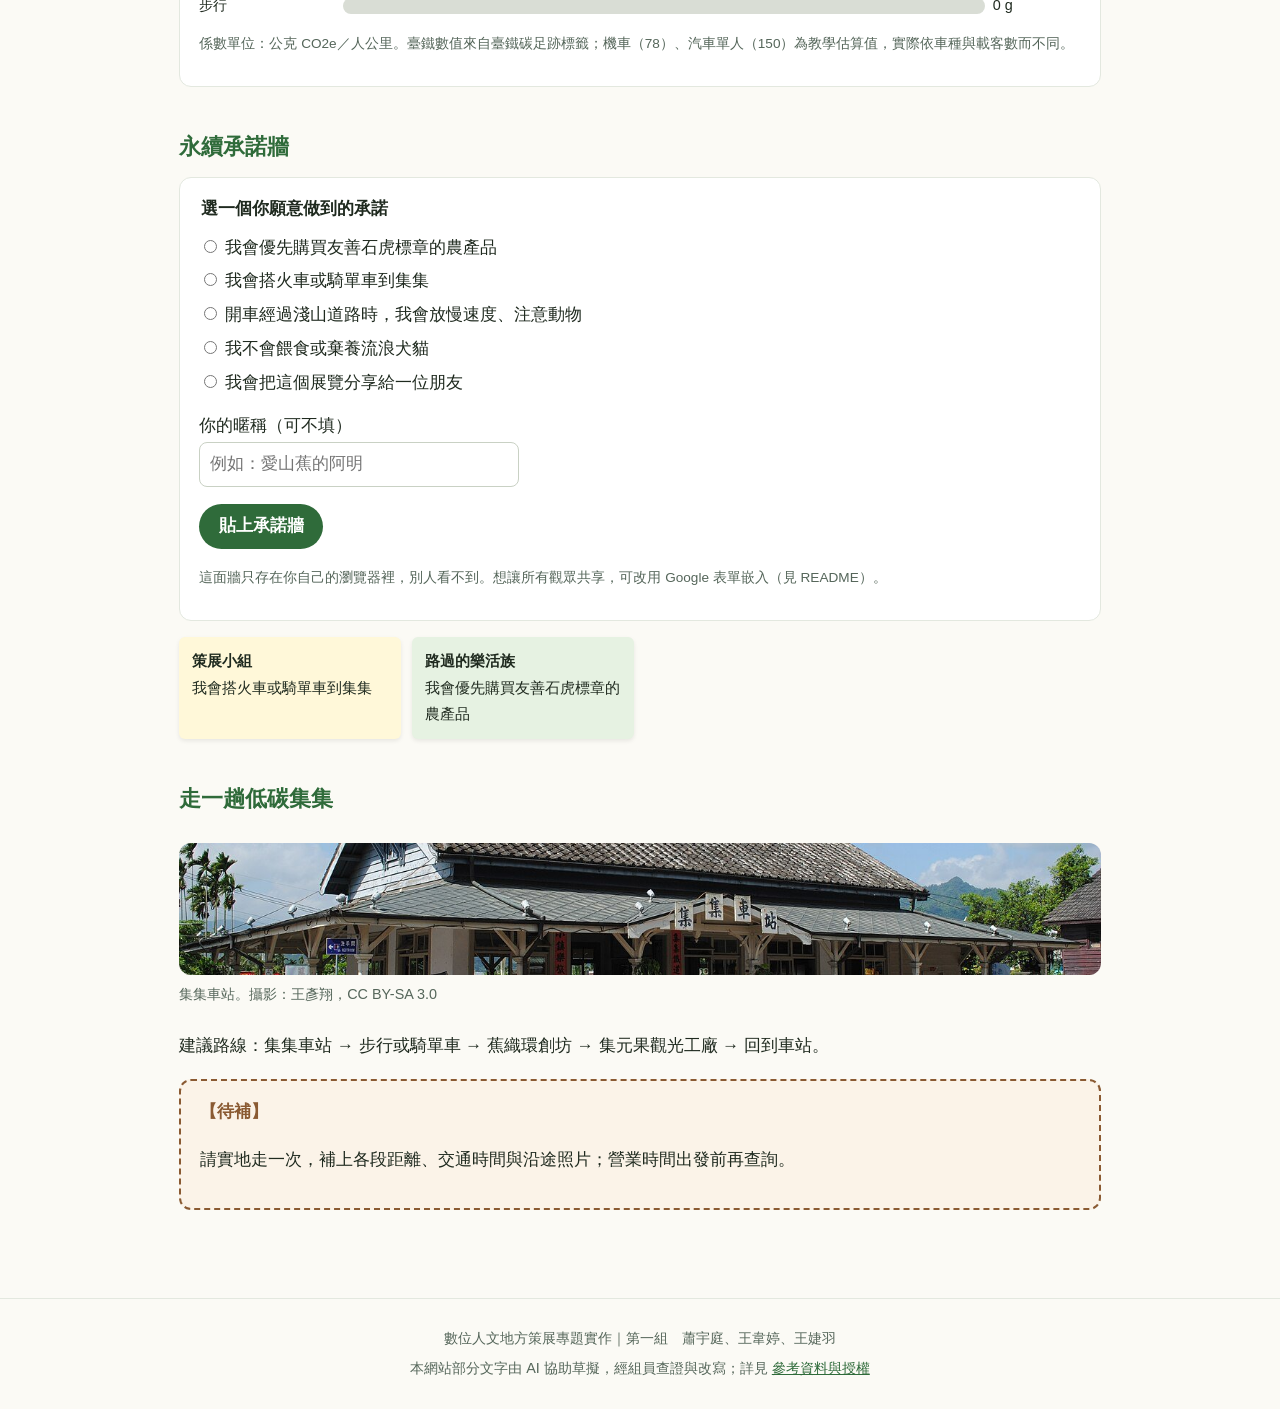
<file: hall3.html>
<!DOCTYPE html>
<html lang="zh-Hant-TW">
<head>
  <meta charset="UTF-8">
  <meta name="viewport" content="width=device-width, initial-scale=1">
  <title>展廳三 永續的未來｜蕉換未來：點燃石虎棲地與農業的共生革命</title>
  <meta name="description" content="第一組線上策展：集集山蕉、石虎棲地與香蕉假莖再生的里山共生故事。">
  <link rel="stylesheet" href="css/style.css">
</head>
<body>
  <header class="site-header">
    <nav class="nav" aria-label="主選單">
      <a class="logo" href="index.html">🍌 蕉換未來</a>
      <ul>
        <li><a href="index.html">首頁</a></li>
        <li><a href="hall1.html">展廳一 土地的呼吸</a></li>
        <li><a href="hall2.html">展廳二 綠色的重生</a></li>
        <li><a href="hall3.html" aria-current="page">展廳三 永續的未來</a></li>
        <li><a href="about.html">關於本展</a></li>
        <li><a href="sources.html">參考資料與授權</a></li>
      </ul>
    </nav>
  </header>

  <main>
    <!-- 負責人：蕭宇庭 -->
    <section class="hero">
      <p class="eyebrow">展廳三</p>
      <h1>永續的未來——你的參與即是保育</h1>
      <p class="lead">石虎、香蕉、土地和你，其實在同一個循環裡。點開每一個節點，看看你能在哪裡出一份力。</p>
    </section>

    <section>
      <h2>雙循環互動圖</h2>
      <p>點一下圓圈上的節點，看看它怎麼帶動下一站。</p>
      <div class="loop">
        <div class="loop-center">土地 × 生態<br>材料 × 消費</div>
        <button class="loop-node" type="button" aria-pressed="false" data-title="友善石虎生態給付" data-detail="農地符合友善條件可申請每公頃每年 2 萬元給付，拍到石虎再加 1 萬元；社區巡守隊每年 6 萬元。農友友善耕作也能有收入。">友善石虎生態給付</button>
        <button class="loop-node" type="button" aria-pressed="false" data-title="棲地保護／無毒廊道" data-detail="不用除草劑、老鼠藥、毒餌與不友善網具，田間保留草生，讓農地成為石虎移動的安全通道。">棲地保護／無毒廊道</button>
        <button class="loop-node" type="button" aria-pressed="false" data-title="土地健康" data-detail="減少化學藥劑、保留地被植物，土壤生物與食物鏈慢慢恢復，土地更有生命力。">土地健康</button>
        <button class="loop-node" type="button" aria-pressed="false" data-title="假莖纖維再生" data-detail="採收後的香蕉假莖抽成纖維，做成蕉布與工藝品；殘渣還能做成可分解果袋。">假莖纖維再生</button>
        <button class="loop-node" type="button" aria-pressed="false" data-title="綠色消費與旅遊" data-detail="購買友善標章產品、參加體驗、低碳前往集集，讓收入回到友善農友與工坊，循環就能繼續轉下去。">綠色消費與旅遊</button>
      </div>
      <div class="loop-detail" id="loop-detail" aria-live="polite"><p>從任何一個節點開始都可以。</p></div>
    </section>

    <section>
      <h2>低碳里程計算機</h2>
      <form class="calc" id="calc" onsubmit="return false">
        <label for="km">出發地到集集的距離（公里，單程）</label>
        <input id="km" type="number" min="0" max="2000" step="1" value="60" inputmode="numeric">
        <label for="mode">你打算怎麼去？</label>
        <select id="mode"></select>
        <p class="calc-result" id="calc-result" aria-live="polite"></p>
        <div class="bars" id="bars" aria-label="各種交通方式碳排放比較"></div>
        <p class="note">係數單位：公克 CO2e／人公里。臺鐵數值來自臺鐵碳足跡標籤；機車（78）、汽車單人（150）為教學估算值，實際依車種與載客數而不同。</p>
      </form>
    </section>

    <section>
      <h2>永續承諾牆</h2>
      <form class="pledge" id="pledge-form">
        <fieldset>
          <legend>選一個你願意做到的承諾</legend>
          <label class="pledge-option"><input type="radio" name="pledge" value="我會優先購買友善石虎標章的農產品"> 我會優先購買友善石虎標章的農產品</label>
          <label class="pledge-option"><input type="radio" name="pledge" value="我會搭火車或騎單車到集集"> 我會搭火車或騎單車到集集</label>
          <label class="pledge-option"><input type="radio" name="pledge" value="開車經過淺山道路時，我會放慢速度、注意動物"> 開車經過淺山道路時，我會放慢速度、注意動物</label>
          <label class="pledge-option"><input type="radio" name="pledge" value="我不會餵食或棄養流浪犬貓"> 我不會餵食或棄養流浪犬貓</label>
          <label class="pledge-option"><input type="radio" name="pledge" value="我會把這個展覽分享給一位朋友"> 我會把這個展覽分享給一位朋友</label>
        </fieldset>
        <label for="nickname">你的暱稱（可不填）</label><br>
        <input id="nickname" type="text" maxlength="20" placeholder="例如：愛山蕉的阿明">
        <p><button class="btn" type="submit">貼上承諾牆</button> <span id="pledge-msg" aria-live="polite"></span></p>
        <p class="note">這面牆只存在你自己的瀏覽器裡，別人看不到。想讓所有觀眾共享，可改用 Google 表單嵌入（見 README）。</p>
      </form>
      <ul class="wall" id="wall" aria-label="承諾牆"></ul>
    </section>

    <section>
      <h2>走一趟低碳集集</h2>
      <figure>
        <img src="images/jiji-station-banner.jpg" alt="集集車站檜木站房正面" loading="lazy">
        <figcaption>集集車站。攝影：王彥翔，CC BY-SA 3.0</figcaption>
      </figure>
      <p>建議路線：集集車站 → 步行或騎單車 → 蕉織環創坊 → 集元果觀光工廠 → 回到車站。</p>
      <div class="todo"><p>請實地走一次，補上各段距離、交通時間與沿途照片；營業時間出發前再查詢。</p></div>
    </section>
  </main>

  <footer class="site-footer">
    <p>數位人文地方策展專題實作｜第一組　蕭宇庭、王韋婷、王婕羽</p>
    <p>本網站部分文字由 AI 協助草擬，經組員查證與改寫；詳見 <a href="sources.html">參考資料與授權</a></p>
  </footer>
  <script src="js/main.js"></script>
</body>
</html>
</file>
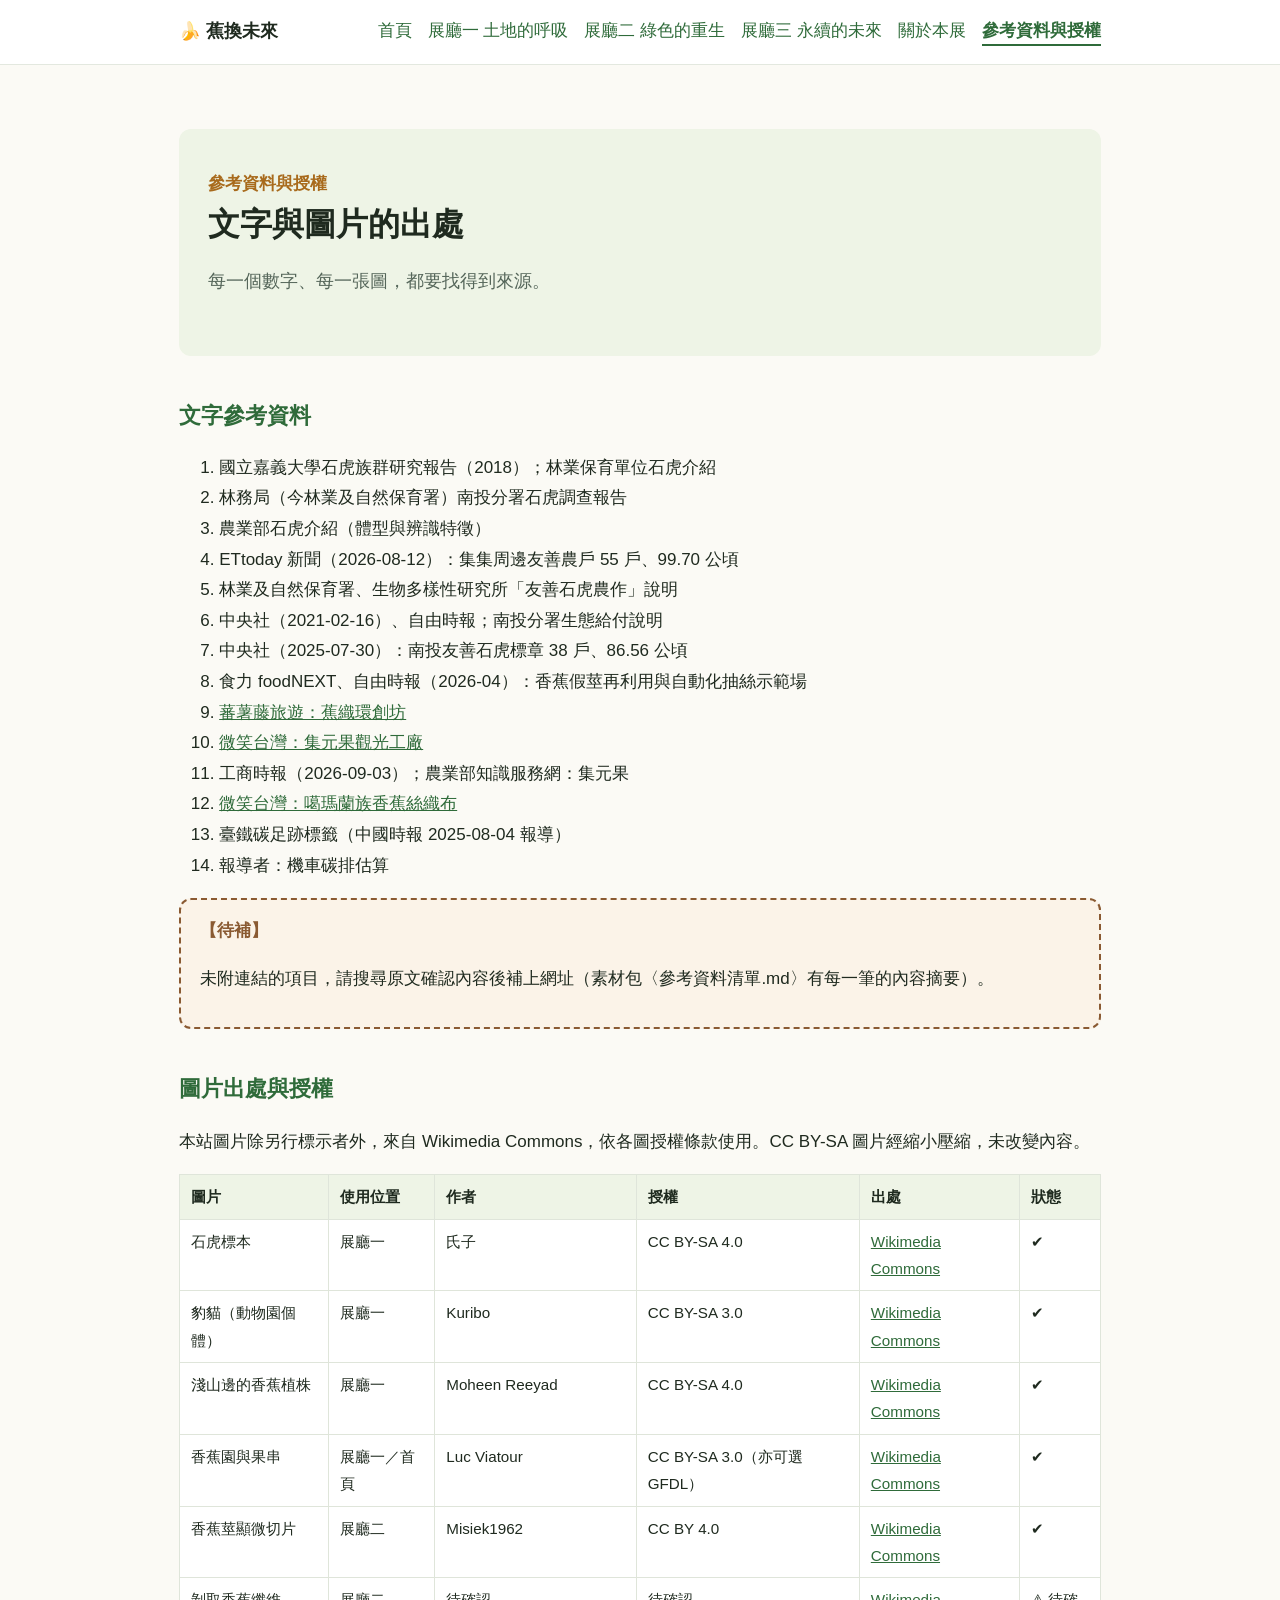
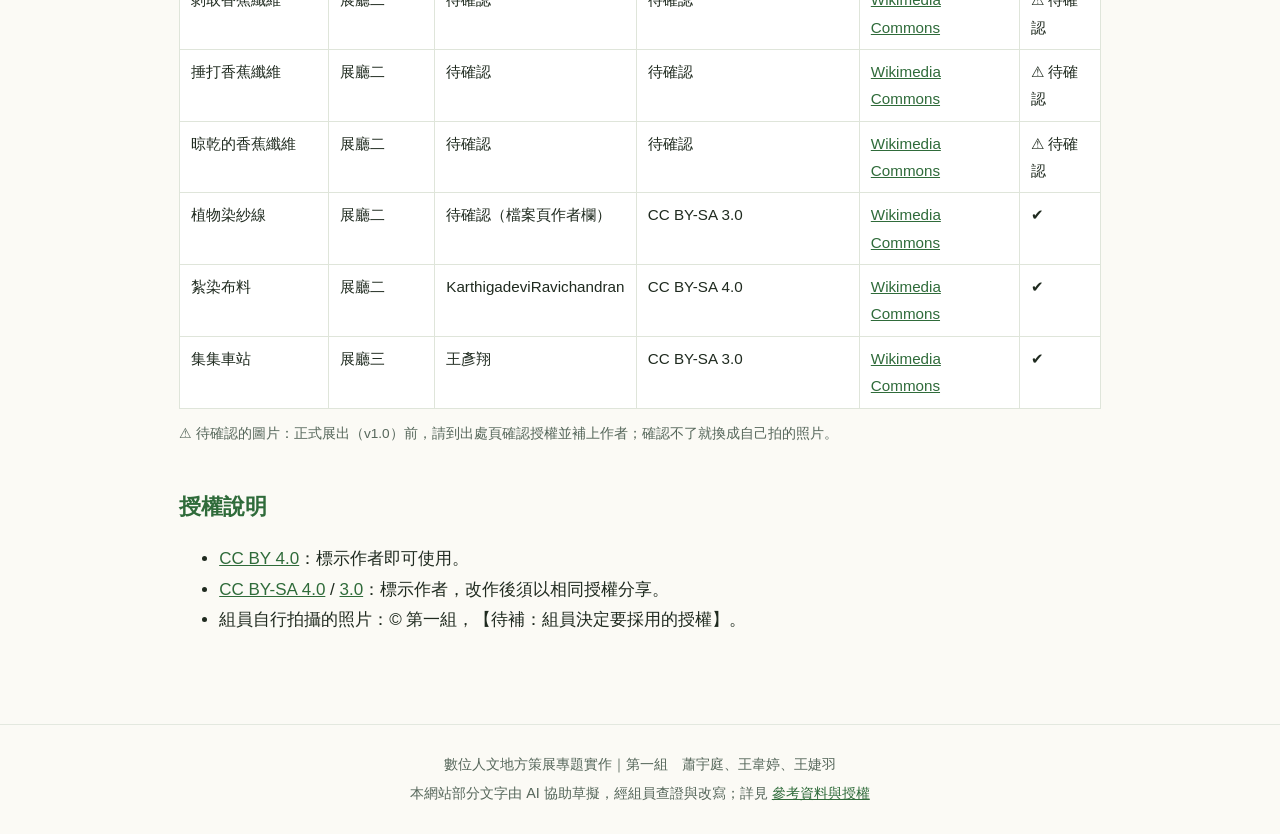
<file: sources.html>
<!DOCTYPE html>
<html lang="zh-Hant-TW">
<head>
  <meta charset="UTF-8">
  <meta name="viewport" content="width=device-width, initial-scale=1">
  <title>參考資料與授權｜蕉換未來：點燃石虎棲地與農業的共生革命</title>
  <meta name="description" content="第一組線上策展：集集山蕉、石虎棲地與香蕉假莖再生的里山共生故事。">
  <link rel="stylesheet" href="css/style.css">
</head>
<body>
  <header class="site-header">
    <nav class="nav" aria-label="主選單">
      <a class="logo" href="index.html">🍌 蕉換未來</a>
      <ul>
        <li><a href="index.html">首頁</a></li>
        <li><a href="hall1.html">展廳一 土地的呼吸</a></li>
        <li><a href="hall2.html">展廳二 綠色的重生</a></li>
        <li><a href="hall3.html">展廳三 永續的未來</a></li>
        <li><a href="about.html">關於本展</a></li>
        <li><a href="sources.html" aria-current="page">參考資料與授權</a></li>
      </ul>
    </nav>
  </header>

  <main>
    <!-- 負責人：王韋婷 -->
    <section class="hero">
      <p class="eyebrow">參考資料與授權</p>
      <h1>文字與圖片的出處</h1>
      <p class="lead">每一個數字、每一張圖，都要找得到來源。</p>
    </section>

    <section>
      <h2>文字參考資料</h2>
      <ol>
        <li>國立嘉義大學石虎族群研究報告（2018）；林業保育單位石虎介紹</li>
        <li>林務局（今林業及自然保育署）南投分署石虎調查報告</li>
        <li>農業部石虎介紹（體型與辨識特徵）</li>
        <li>ETtoday 新聞（2026-08-12）：集集周邊友善農戶 55 戶、99.70 公頃</li>
        <li>林業及自然保育署、生物多樣性研究所「友善石虎農作」說明</li>
        <li>中央社（2021-02-16）、自由時報；南投分署生態給付說明</li>
        <li>中央社（2025-07-30）：南投友善石虎標章 38 戶、86.56 公頃</li>
        <li>食力 foodNEXT、自由時報（2026-04）：香蕉假莖再利用與自動化抽絲示範場</li>
        <li><a href="https://travel.yam.com/article/126012">蕃薯藤旅遊：蕉織環創坊</a></li>
        <li><a href="https://smiletaiwan.cw.com.tw/article/7296">微笑台灣：集元果觀光工廠</a></li>
        <li>工商時報（2026-09-03）；農業部知識服務網：集元果</li>
        <li><a href="https://smiletaiwan.cw.com.tw/article/5941">微笑台灣：噶瑪蘭族香蕉絲織布</a></li>
        <li>臺鐵碳足跡標籤（中國時報 2025-08-04 報導）</li>
        <li>報導者：機車碳排估算</li>
      </ol>
      <div class="todo"><p>未附連結的項目，請搜尋原文確認內容後補上網址（素材包〈參考資料清單.md〉有每一筆的內容摘要）。</p></div>
    </section>

    <section>
      <h2>圖片出處與授權</h2>
      <p>本站圖片除另行標示者外，來自 Wikimedia Commons，依各圖授權條款使用。CC BY-SA 圖片經縮小壓縮，未改變內容。</p>
      <table>
        <thead><tr><th>圖片</th><th>使用位置</th><th>作者</th><th>授權</th><th>出處</th><th>狀態</th></tr></thead>
        <tbody>
          <tr><td>石虎標本</td><td>展廳一</td><td>氏子</td><td>CC BY-SA 4.0</td><td><a href="https://commons.wikimedia.org/wiki/File:石虎（豹貓）標本2.jpg">Wikimedia Commons</a></td><td>✔</td></tr>
          <tr><td>豹貓（動物園個體）</td><td>展廳一</td><td>Kuribo</td><td>CC BY-SA 3.0</td><td><a href="https://commons.wikimedia.org/wiki/File:Leopard_Cat_Tennoji_(crop).jpg">Wikimedia Commons</a></td><td>✔</td></tr>
          <tr><td>淺山邊的香蕉植株</td><td>展廳一</td><td>Moheen Reeyad</td><td>CC BY-SA 4.0</td><td><a href="https://commons.wikimedia.org/wiki/File:Banana_plants,_Mahamaya_Lake_(01).jpg">Wikimedia Commons</a></td><td>✔</td></tr>
          <tr><td>香蕉園與果串</td><td>展廳一／首頁</td><td>Luc Viatour</td><td>CC BY-SA 3.0（亦可選 GFDL）</td><td><a href="https://commons.wikimedia.org/wiki/File:Banana_plantation.jpg">Wikimedia Commons</a></td><td>✔</td></tr>
          <tr><td>香蕉莖顯微切片</td><td>展廳二</td><td>Misiek1962</td><td>CC BY 4.0</td><td><a href="https://commons.wikimedia.org/wiki/File:Banana_vascular_bundles.jpg">Wikimedia Commons</a></td><td>✔</td></tr>
          <tr><td>剝取香蕉纖維</td><td>展廳二</td><td>待確認</td><td>待確認</td><td><a href="https://commons.wikimedia.org/wiki/File:Peeling_banana_fibers.jpg">Wikimedia Commons</a></td><td>⚠ 待確認</td></tr>
          <tr><td>捶打香蕉纖維</td><td>展廳二</td><td>待確認</td><td>待確認</td><td><a href="https://commons.wikimedia.org/wiki/File:Hammering_banana_fibers.jpg">Wikimedia Commons</a></td><td>⚠ 待確認</td></tr>
          <tr><td>晾乾的香蕉纖維</td><td>展廳二</td><td>待確認</td><td>待確認</td><td><a href="https://commons.wikimedia.org/wiki/File:Fibrabanana.jpg">Wikimedia Commons</a></td><td>⚠ 待確認</td></tr>
          <tr><td>植物染紗線</td><td>展廳二</td><td>待確認（檔案頁作者欄）</td><td>CC BY-SA 3.0</td><td><a href="https://commons.wikimedia.org/wiki/File:Naturally_dyed_skeins.jpg">Wikimedia Commons</a></td><td>✔</td></tr>
          <tr><td>紮染布料</td><td>展廳二</td><td>KarthigadeviRavichandran</td><td>CC BY-SA 4.0</td><td><a href="https://commons.wikimedia.org/wiki/File:Tie_and_dye_fabric.jpg">Wikimedia Commons</a></td><td>✔</td></tr>
          <tr><td>集集車站</td><td>展廳三</td><td>王彥翔</td><td>CC BY-SA 3.0</td><td><a href="https://commons.wikimedia.org/wiki/File:Wikivoyage_banner_of_Jiji.jpeg">Wikimedia Commons</a></td><td>✔</td></tr>
        </tbody>
      </table>
      <p class="note">⚠ 待確認的圖片：正式展出（v1.0）前，請到出處頁確認授權並補上作者；確認不了就換成自己拍的照片。</p>
    </section>

    <section>
      <h2>授權說明</h2>
      <ul>
        <li><a href="https://creativecommons.org/licenses/by/4.0/deed.zh-hant">CC BY 4.0</a>：標示作者即可使用。</li>
        <li><a href="https://creativecommons.org/licenses/by-sa/4.0/deed.zh-hant">CC BY-SA 4.0</a> / <a href="https://creativecommons.org/licenses/by-sa/3.0/deed.zh-hant">3.0</a>：標示作者，改作後須以相同授權分享。</li>
        <li>組員自行拍攝的照片：© 第一組，【待補：組員決定要採用的授權】。</li>
      </ul>
    </section>
  </main>

  <footer class="site-footer">
    <p>數位人文地方策展專題實作｜第一組　蕭宇庭、王韋婷、王婕羽</p>
    <p>本網站部分文字由 AI 協助草擬，經組員查證與改寫；詳見 <a href="sources.html">參考資料與授權</a></p>
  </footer>

</body>
</html>
</file>
<file: css/style.css>
/* =========================================================
   共用外觀：所有頁面都使用這個檔案
   想換配色，只要修改下面 :root 裡的顏色即可
   ========================================================= */
:root {
  --color-main: #2f6b3a;      /* 山林綠：標題、按鈕 */
  --color-accent: #a86a1c;    /* 香蕉黃（加深，文字用才看得清楚） */
  --color-banana: #f2c230;    /* 香蕉黃：色塊、標記 */
  --color-earth: #8a5a32;     /* 土地棕 */
  --color-river: #2f7fa8;     /* 溪流藍 */
  --color-bg: #fbfaf5;        /* 網頁背景 */
  --color-soft: #eef4e6;      /* 淺色區塊 */
  --color-text: #1f2a1f;      /* 內文文字 */
  --color-muted: #55665a;     /* 次要文字 */
  --radius: 12px;
  --max-width: 960px;
}

* { box-sizing: border-box; }

body {
  margin: 0;
  font-family: "Noto Sans TC", "Microsoft JhengHei", "PingFang TC", sans-serif;
  font-size: 17px;
  line-height: 1.8;
  color: var(--color-text);
  background: var(--color-bg);
}

img { max-width: 100%; height: auto; display: block; border-radius: var(--radius); }
a { color: var(--color-main); }

/* ---------- 導覽列 ---------- */
.site-header { background: #fff; border-bottom: 1px solid #e3e8df; position: sticky; top: 0; z-index: 10; }
.nav { max-width: var(--max-width); margin: 0 auto; padding: 0.8rem 1.2rem; display: flex; flex-wrap: wrap; align-items: center; justify-content: space-between; gap: 0.5rem; }
.logo { font-weight: 700; font-size: 1.1rem; text-decoration: none; color: var(--color-text); }
.nav ul { list-style: none; margin: 0; padding: 0; display: flex; flex-wrap: wrap; gap: 0.3rem 1rem; }
.nav a { text-decoration: none; padding: 0.2rem 0; }
.nav a[aria-current="page"] { font-weight: 700; border-bottom: 2px solid var(--color-main); }

/* ---------- 主要內容 ---------- */
main { max-width: var(--max-width); margin: 0 auto; padding: 1.5rem 1.2rem 3rem; }
section { margin: 2.5rem 0; }
h1 { font-size: 2rem; line-height: 1.3; margin: 0 0 0.8rem; }
h2 { font-size: 1.4rem; margin: 2rem 0 0.6rem; color: var(--color-main); }
h3 { font-size: 1.15rem; margin: 0.6rem 0 0.3rem; }
.lead { font-size: 1.15rem; color: var(--color-muted); }

/* ---------- 首頁封面 ---------- */
.hero { background: var(--color-soft); border-radius: var(--radius); padding: 2.5rem 1.8rem; }
.eyebrow { color: var(--color-accent); font-weight: 700; margin: 0 0 0.3rem; }
.button { display: inline-block; margin-top: 0.8rem; padding: 0.6rem 1.4rem; background: var(--color-main); color: #fff; border-radius: 999px; text-decoration: none; font-weight: 700; }
.button:hover { opacity: 0.9; }

/* ---------- 卡片 ---------- */
.cards { display: grid; grid-template-columns: repeat(auto-fit, minmax(220px, 1fr)); gap: 1.2rem; }
.card { background: #fff; border: 1px solid #e3e8df; border-radius: var(--radius); padding: 1rem; text-decoration: none; color: inherit; transition: transform 0.15s; }
.card:hover { transform: translateY(-3px); }
.card p { margin: 0; color: var(--color-muted); font-size: 0.95rem; }

/* ---------- 圖片預留方塊（換成真正圖片後即可刪除） ---------- */
.placeholder-img { background: #d9ddd5; color: #5b6b5d; border-radius: var(--radius); aspect-ratio: 16 / 10; display: flex; align-items: center; justify-content: center; font-size: 0.9rem; }
.placeholder-img.large { aspect-ratio: 16 / 9; }

figure { margin: 1.5rem 0; }
figcaption { font-size: 0.9rem; color: var(--color-muted); margin-top: 0.4rem; }

/* ---------- 表格 ---------- */
table { width: 100%; border-collapse: collapse; background: #fff; font-size: 0.95rem; }
th, td { border: 1px solid #dfe5da; padding: 0.5rem 0.7rem; text-align: left; vertical-align: top; }
th { background: var(--color-soft); }

/* ---------- 頁尾 ---------- */
.site-footer { text-align: center; color: var(--color-muted); font-size: 0.9rem; padding: 1.5rem 1rem; border-top: 1px solid #e3e8df; }
.site-footer p { margin: 0.2rem 0; }

/* ---------- 手機版 ---------- */
@media (max-width: 600px) {
  body { font-size: 16px; }
  h1 { font-size: 1.6rem; }
  .hero { padding: 1.8rem 1.2rem; }
  table { font-size: 0.85rem; }
}

/* =========================================================
   第一組「蕉換未來」新增樣式
   ========================================================= */

/* 首頁封面大圖 */
.hero-image { position: relative; border-radius: var(--radius); overflow: hidden; margin-bottom: 1.2rem; }
.hero-image img { border-radius: 0; width: 100%; aspect-ratio: 16 / 7; object-fit: cover; }
.hero-image .credit { position: absolute; right: 0.5rem; bottom: 0.4rem; font-size: 0.75rem; color: #fff; background: rgba(0,0,0,0.45); padding: 0.1rem 0.5rem; border-radius: 6px; }
.card img { aspect-ratio: 16 / 10; object-fit: cover; }
.hall-tag { display: inline-block; background: var(--color-banana); color: #3a2a00; font-weight: 700; font-size: 0.85rem; padding: 0.1rem 0.7rem; border-radius: 999px; }

/* 待補標記：組員完成後把整個區塊換掉 */
.todo { border: 2px dashed var(--color-earth); background: #fbf3e8; border-radius: var(--radius); padding: 1rem 1.2rem; }
.todo::before { content: "【待補】"; font-weight: 700; color: var(--color-earth); display: block; }
.verify { background: #eef5fa; border-left: 4px solid var(--color-river); padding: 0.8rem 1rem; border-radius: 6px; }

/* 兩欄排版 */
.split { display: grid; grid-template-columns: 1fr 1fr; gap: 1.5rem; align-items: start; }

/* 資訊卡 */
.facts { list-style: none; padding: 0; display: grid; grid-template-columns: repeat(auto-fit, minmax(200px, 1fr)); gap: 0.8rem; }
.facts li { background: #fff; border: 1px solid #e3e8df; border-radius: var(--radius); padding: 0.8rem 1rem; }
.facts strong { display: block; color: var(--color-main); }

/* 大數字卡 */
.stats { display: grid; grid-template-columns: repeat(auto-fit, minmax(180px, 1fr)); gap: 1rem; }
.stat { background: var(--color-soft); border-radius: var(--radius); padding: 1rem; text-align: center; }
.stat .num { font-size: 2.2rem; font-weight: 800; color: var(--color-main); line-height: 1.2; }
.stat p { margin: 0.3rem 0 0; color: var(--color-muted); font-size: 0.95rem; }

/* 示意地圖 */
.map-wrap { background: #fff; border: 1px solid #e3e8df; border-radius: var(--radius); padding: 0.8rem; }
.map-wrap svg { width: 100%; height: auto; display: block; }
.map-point { cursor: pointer; }
.map-point:focus { outline: none; }
.map-point:focus circle, .map-point:hover circle { stroke: #1f2a1f; stroke-width: 3; }
.map-info { min-height: 3.5rem; background: var(--color-soft); border-radius: 8px; padding: 0.6rem 0.9rem; margin-top: 0.6rem; }

/* 翻牌卡 */
.flip-grid { display: grid; grid-template-columns: repeat(auto-fit, minmax(200px, 1fr)); gap: 1rem; }
.flip { display: block; width: 100%; perspective: 900px; background: none; border: 0; padding: 0; font: inherit; color: inherit; cursor: pointer; min-height: 170px; text-align: left; }
.flip-inner { display: block; position: relative; width: 100%; height: 100%; min-height: 170px; transition: transform 0.5s; transform-style: preserve-3d; }
.flip.is-flipped .flip-inner { transform: rotateY(180deg); }
.flip-front, .flip-back { position: absolute; inset: 0; border-radius: var(--radius); padding: 1rem; backface-visibility: hidden; display: flex; flex-direction: column; justify-content: center; }
.flip-front { background: var(--color-main); color: #fff; font-size: 1.2rem; font-weight: 700; }
.flip-front small { font-weight: 400; font-size: 0.85rem; opacity: 0.85; margin-top: 0.4rem; }
.flip-back { background: #fff; border: 2px solid var(--color-main); transform: rotateY(180deg); font-size: 0.95rem; }
@media (prefers-reduced-motion: reduce) { .flip-inner { transition: none; } }

/* 時間軸 */
.timeline { list-style: none; padding: 0 0 0 1.2rem; border-left: 3px solid var(--color-banana); }
.timeline li { position: relative; margin: 0 0 1rem; padding-left: 0.6rem; }
.timeline li::before { content: ""; position: absolute; left: -1.75rem; top: 0.55rem; width: 0.9rem; height: 0.9rem; border-radius: 50%; background: var(--color-main); }
.timeline .year { font-weight: 800; color: var(--color-main); margin-right: 0.4rem; }

/* 變身步驟 */
.stepper { background: #fff; border: 1px solid #e3e8df; border-radius: var(--radius); padding: 1rem; }
.stepper-dots { display: flex; gap: 0.4rem; flex-wrap: wrap; margin-bottom: 0.8rem; }
.stepper-dots button { border: 2px solid var(--color-main); background: #fff; color: var(--color-main); border-radius: 999px; width: 2.2rem; height: 2.2rem; font-weight: 700; cursor: pointer; }
.stepper-dots button[aria-current="step"] { background: var(--color-main); color: #fff; }
.step-panel[hidden] { display: none; }
.step-panel img { max-height: 380px; width: auto; margin: 0 auto; }
.stepper-nav { display: flex; justify-content: space-between; margin-top: 0.8rem; }
.stepper-nav button, .btn { border: 0; background: var(--color-main); color: #fff; border-radius: 999px; padding: 0.45rem 1.2rem; font: inherit; font-weight: 700; cursor: pointer; }
.stepper-nav button:disabled { opacity: 0.35; cursor: default; }

/* 雙循環圖 */
.loop { position: relative; width: min(100%, 460px); aspect-ratio: 1; margin: 1rem auto; }
.loop::before { content: ""; position: absolute; inset: 14%; border: 4px dashed var(--color-banana); border-radius: 50%; }
.loop-center { position: absolute; inset: 34%; display: flex; align-items: center; justify-content: center; text-align: center; font-weight: 700; color: var(--color-earth); font-size: 0.95rem; }
.loop-node { position: absolute; width: 30%; transform: translate(-50%, -50%); border: 0; border-radius: 999px; padding: 0.5rem 0.4rem; font: inherit; font-size: 0.85rem; font-weight: 700; line-height: 1.3; color: #fff; background: var(--color-main); cursor: pointer; box-shadow: 0 2px 6px rgba(0,0,0,0.15); }
.loop-node[aria-pressed="true"] { background: var(--color-river); outline: 3px solid var(--color-banana); }
.loop-detail { background: var(--color-soft); border-radius: var(--radius); padding: 1rem 1.2rem; min-height: 6rem; }

/* 低碳計算機 */
.calc { background: #fff; border: 1px solid #e3e8df; border-radius: var(--radius); padding: 1rem 1.2rem; }
.calc label { font-weight: 700; display: block; margin-top: 0.6rem; }
.calc input, .calc select, .pledge input[type="text"] { font: inherit; padding: 0.4rem 0.6rem; border: 1px solid #c9d1c4; border-radius: 8px; width: 100%; max-width: 320px; }
.bars { margin-top: 1rem; }
.bar-row { display: grid; grid-template-columns: 8.5rem 1fr 5.5rem; gap: 0.5rem; align-items: center; margin: 0.35rem 0; font-size: 0.9rem; }
.bar { height: 1rem; background: #d9ddd5; border-radius: 999px; overflow: hidden; }
.bar span { display: block; height: 100%; background: var(--color-river); border-radius: 999px; transition: width 0.4s; }
.bar-row.is-selected { font-weight: 700; }
.bar-row.is-selected .bar span { background: var(--color-main); }
.calc-result { font-size: 1.1rem; margin-top: 0.8rem; }
.note { font-size: 0.85rem; color: var(--color-muted); }

/* 承諾牆 */
.pledge { background: #fff; border: 1px solid #e3e8df; border-radius: var(--radius); padding: 1rem 1.2rem; }
.pledge fieldset { border: 0; padding: 0; margin: 0 0 0.6rem; }
.pledge legend { font-weight: 700; margin-bottom: 0.3rem; }
.pledge-option { display: block; margin: 0.2rem 0; }
.wall { display: grid; grid-template-columns: repeat(auto-fill, minmax(190px, 1fr)); gap: 0.7rem; margin-top: 1rem; padding: 0; list-style: none; }
.wall li { background: #fff8d9; border-radius: 6px; padding: 0.7rem 0.8rem; box-shadow: 0 2px 4px rgba(0,0,0,0.08); font-size: 0.92rem; }
.wall li:nth-child(3n+2) { background: #e6f2e2; }
.wall li:nth-child(3n) { background: #e3eef6; }
.wall b { display: block; }

@media (max-width: 700px) {
  .split { grid-template-columns: 1fr; }
  .bar-row { grid-template-columns: 6.5rem 1fr 4.8rem; }
  .loop-node { font-size: 0.75rem; width: 34%; }
}
.split figure img { width: 100%; max-height: 440px; object-fit: cover; }
</file>
